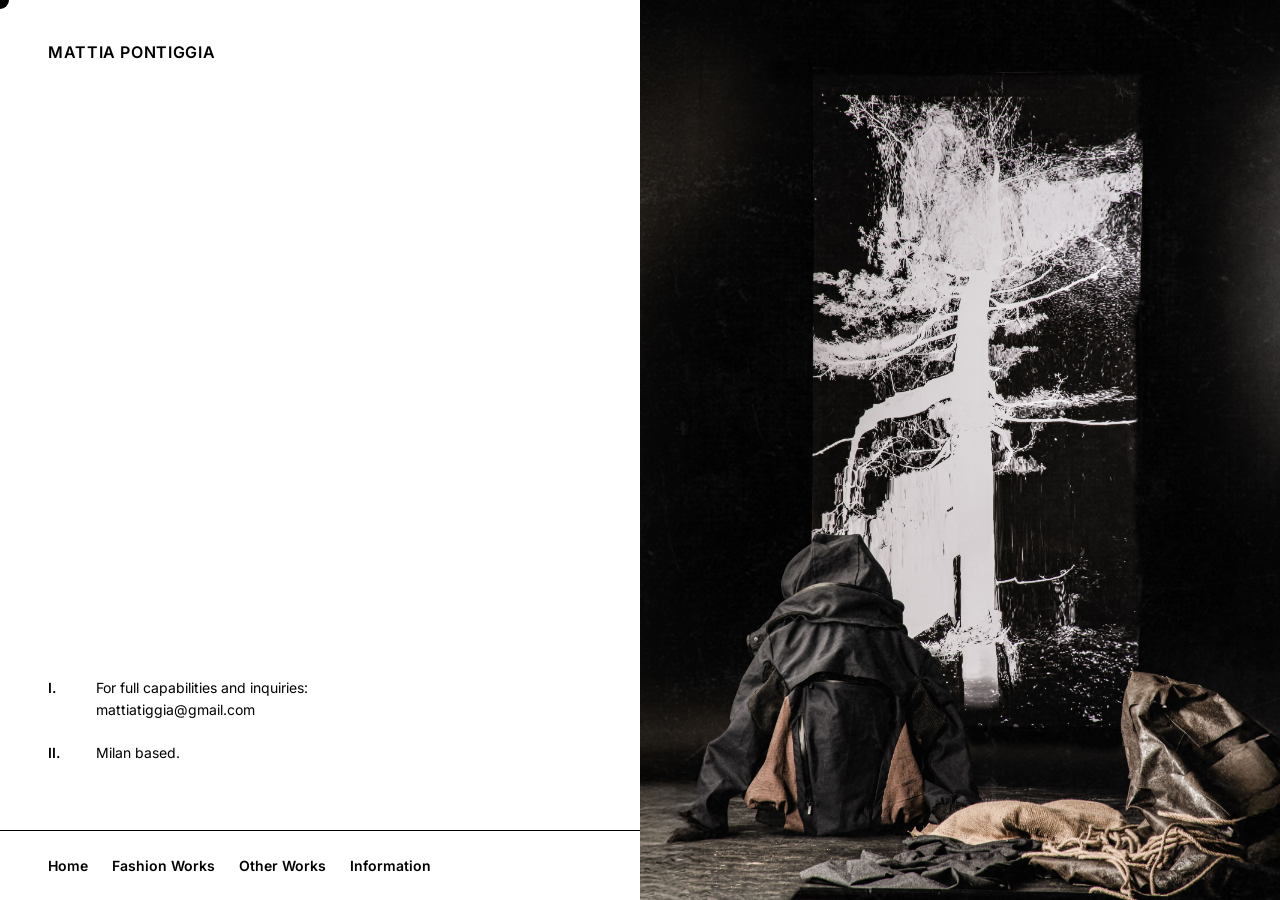
<file: index.html>
<!DOCTYPE html>
<html lang="it">

<head>
    <meta charset="UTF-8">
    <meta name="viewport" content="width=device-width, initial-scale=1.0">
    <title>Mattia Pontiggia | Fashion Designer</title>
    <meta name="description" content="Portfolio of Mattia Pontiggia, fashion designer.">
    <link rel="stylesheet" href="css/style.css?v=4">
    <link rel="preconnect" href="https://fonts.googleapis.com">
    <link rel="preconnect" href="https://fonts.gstatic.com" crossorigin>
    <link href="https://fonts.googleapis.com/css2?family=Inter:wght@400;500;600;700&display=swap" rel="stylesheet">
    <style>
        *,
        *::before,
        *::after {
            color: #000000 !important;
        }

        a,
        a:link,
        a:visited,
        a:hover,
        a:active {
            color: #000000 !important;
            text-decoration: none;
        }

        /* ── Intro animations ─────────────────────────────── */

        /* 1. Logo: parte al centro-sinistra, sale verso l'alto */
        @keyframes logoRise {
            from {
                transform: translateY(calc(50vh - 5rem));
                opacity: 0;
            }

            to {
                transform: translateY(0);
                opacity: 1;
            }
        }

        /* 2. Resto: scende leggermente dall'alto con dissolvenza lunga */
        @keyframes fadeDown {
            from {
                opacity: 0;
                transform: translateY(-16px);
            }

            to {
                opacity: 1;
                transform: translateY(0);
            }
        }

        /* Logo */
        .logo-intro {
            animation: logoRise 3s cubic-bezier(0.22, 1, 0.36, 1) both;
        }

        /* Info block (sinistra bassa) */
        .info-intro {
            opacity: 0;
            animation: fadeDown 3s ease both;
            animation-delay: 1.5s;
        }

        /* Immagine destra */
        .image-intro {
            opacity: 0;
            animation: fadeDown 3s ease both;
            animation-delay: 0.8s;
        }

        /* Nav bottom */
        .nav-intro {
            opacity: 0;
            animation: fadeDown 3s ease both;
            animation-delay: 2.2s;
        }
    </style>

</head>

<body>

    <div class="split-layout">

        <!-- LEFT COLUMN -->
        <div class="left-pane">
            <a href="index.html" class="logo logo-intro">Mattia Pontiggia</a>

            <div class="left-pane-bottom info-intro">
                <div class="info-block">
                    <div class="info-row">
                        <span class="info-num">I.</span>
                        <p class="info-text">For full capabilities and inquiries:<br><a
                                href="mailto:mattiatiggia@gmail.com">mattiatiggia@gmail.com</a></p>
                    </div>
                    <div class="info-row">
                        <span class="info-num">II.</span>
                        <p class="info-text">Milan based.<br></p>
                    </div>
                </div>
            </div>
        </div>

        <!-- RIGHT COLUMN: full-bleed image -->
        <div class="right-pane image-intro">
            <img src="assets/Pilgrimages/2 indoor.jpg" alt="Mattia Pontiggia showcase">
        </div>

    </div>

    <nav class="global-bottom-nav nav-intro">
        <a href="index.html">Home</a>
        <a href="work.html">Fashion Works</a>
        <a href="other-works.html">Other Works</a>
        <a href="information.html">Information</a>
    </nav>

    <script type="module" src="js/main.js"></script>
</body>

</html>
</file>
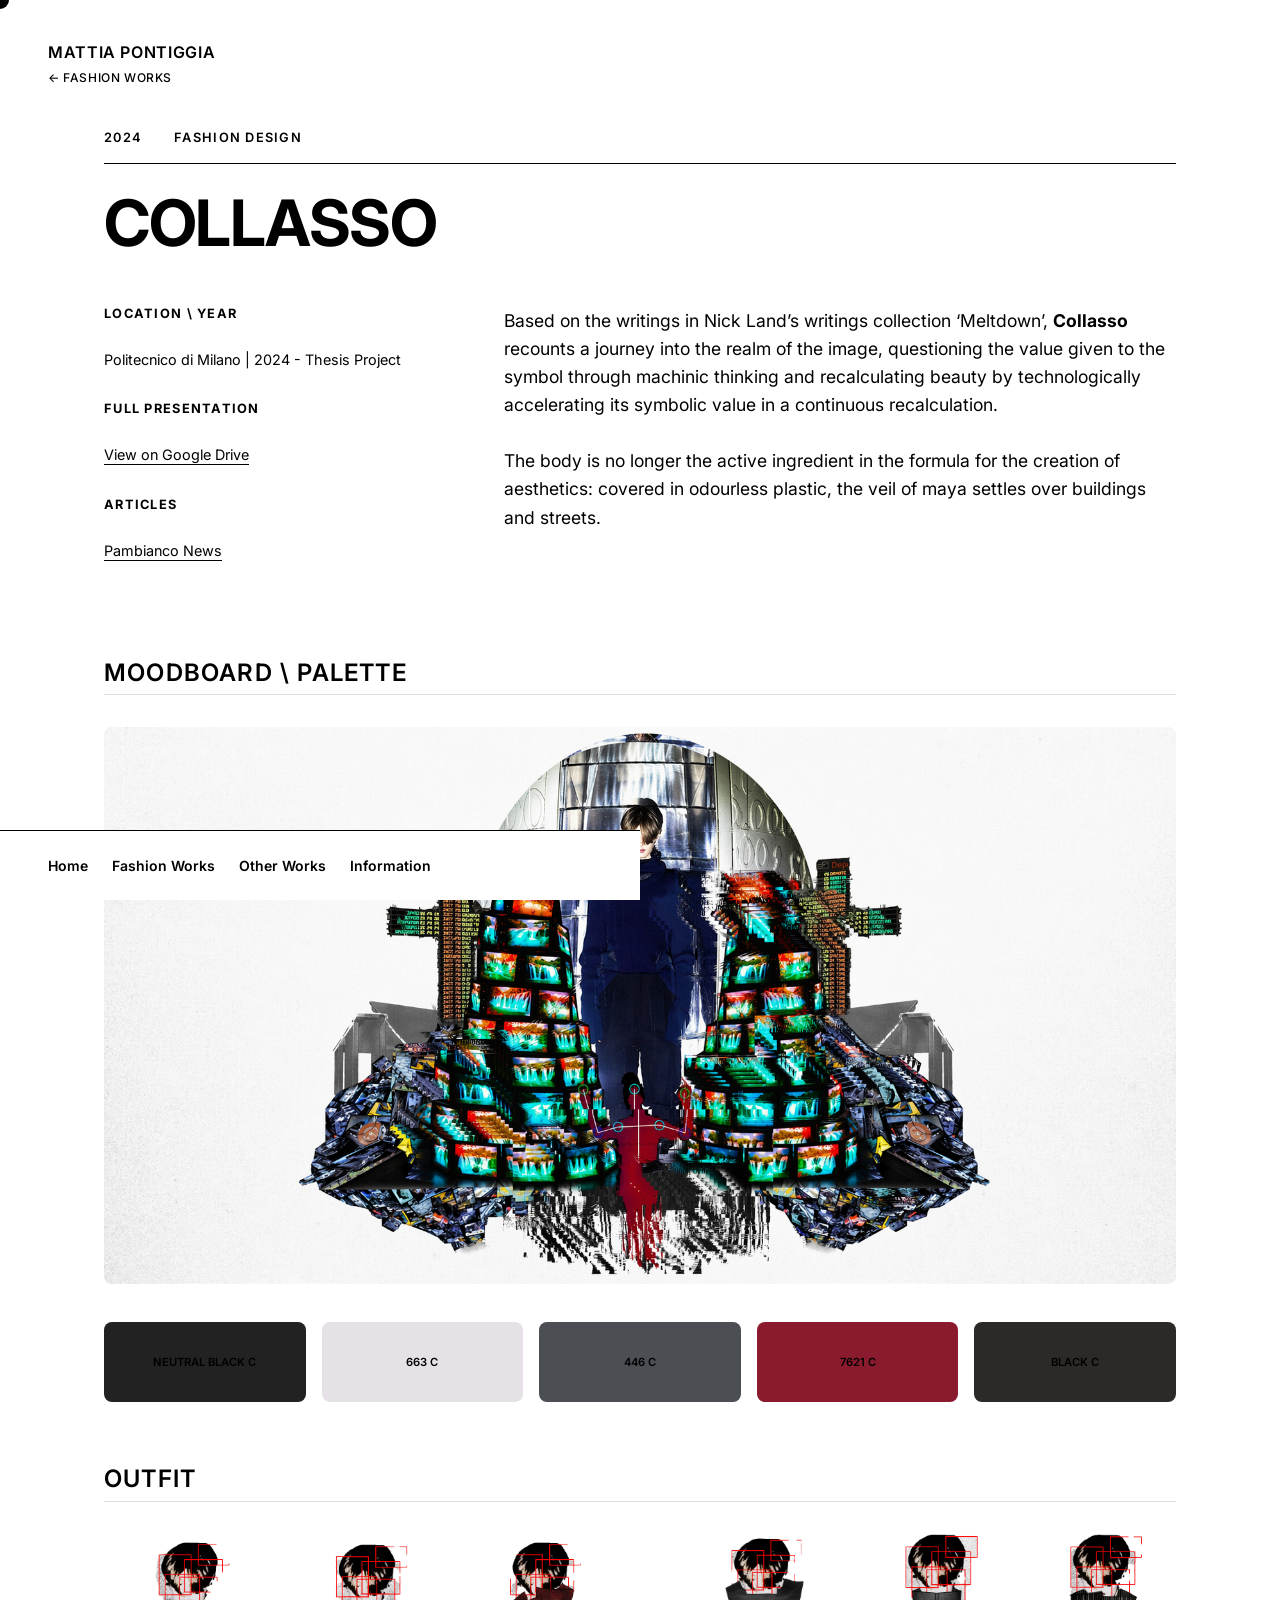
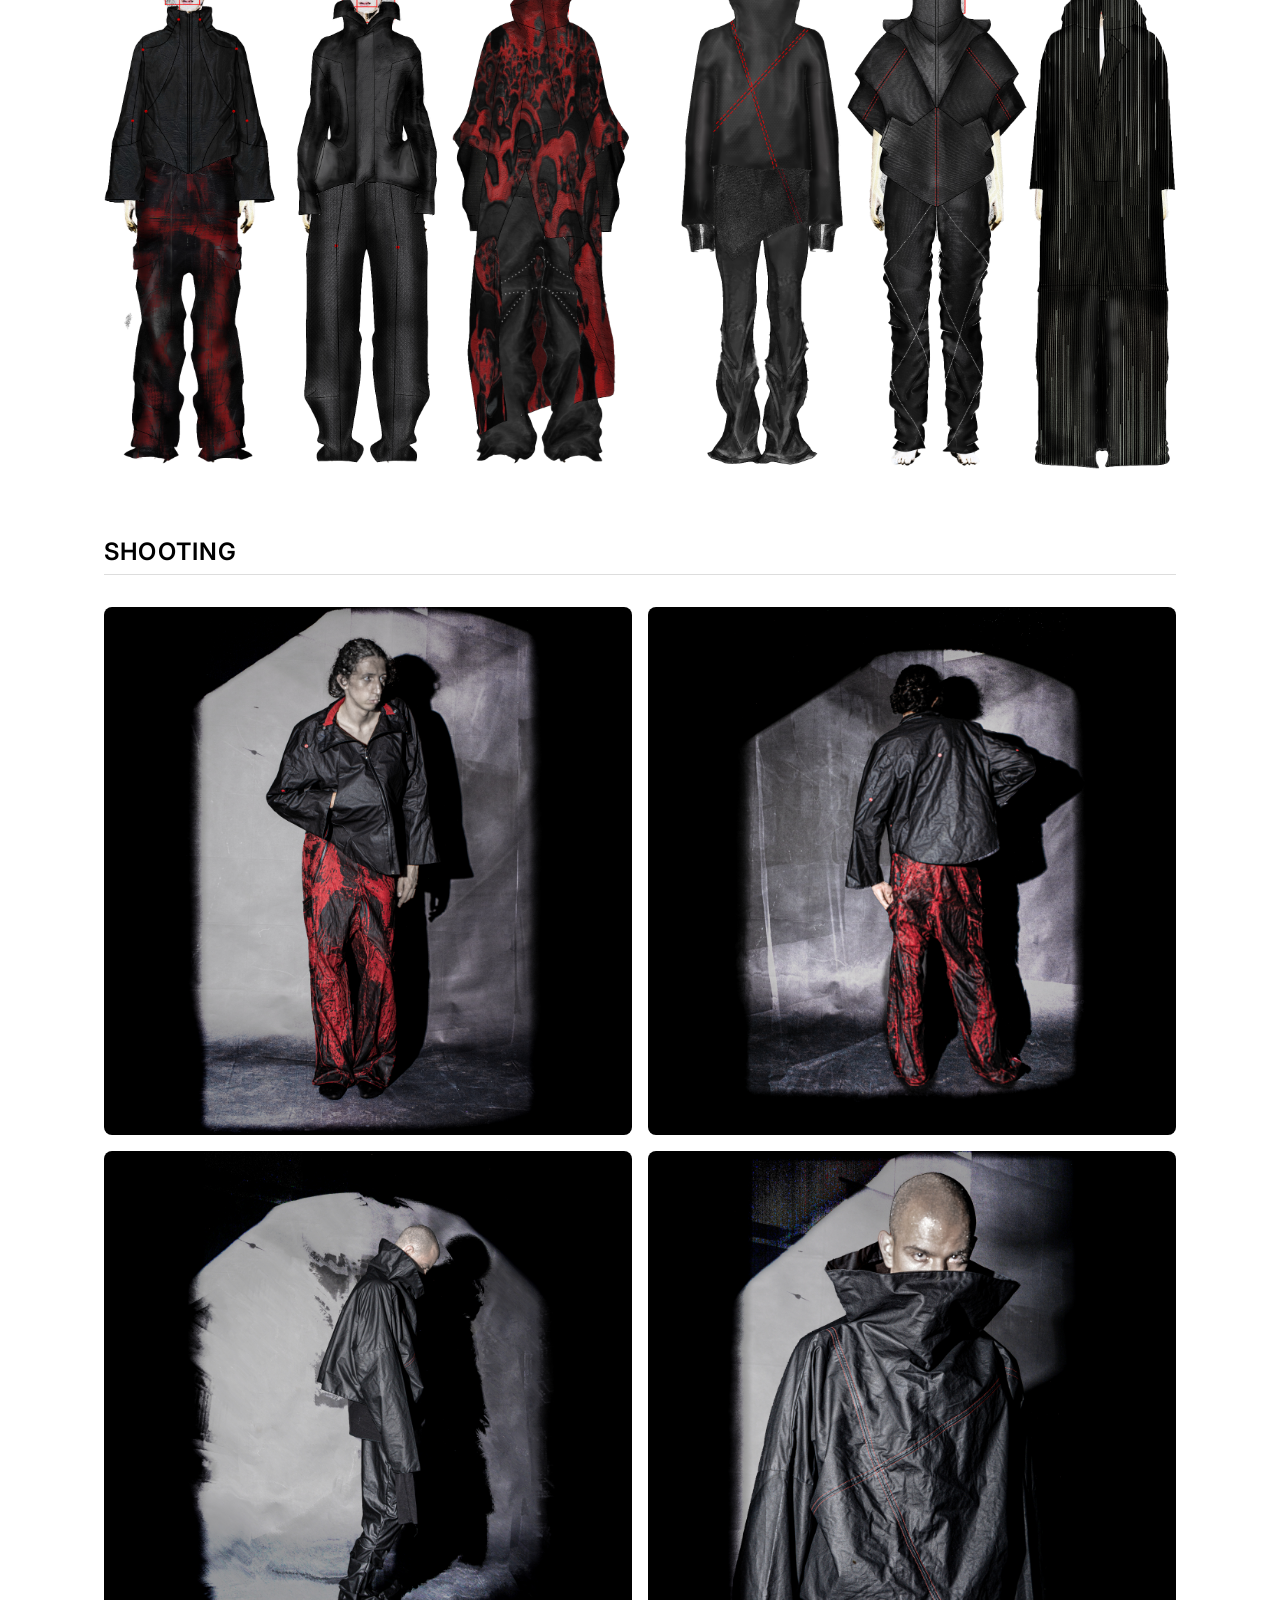
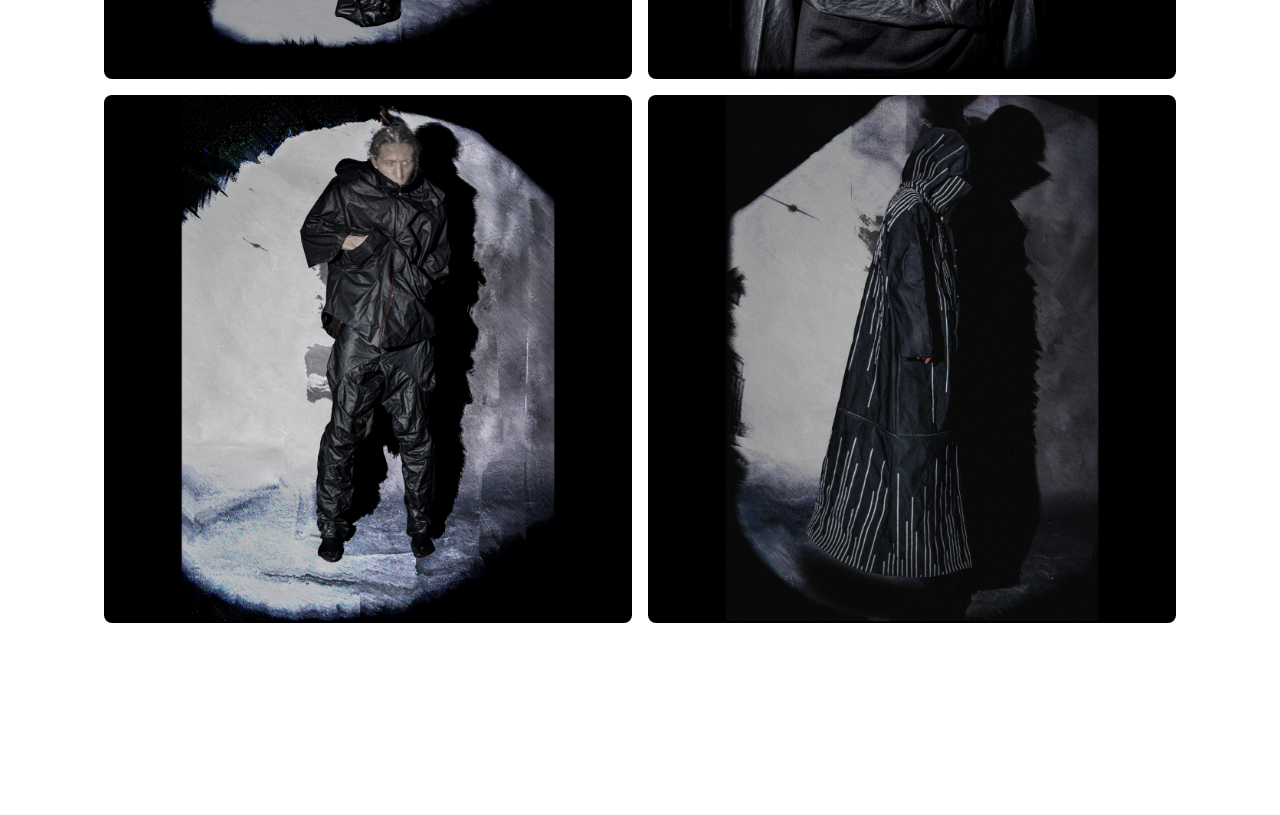
<file: collasso.html>
<!DOCTYPE html>
<html lang="it">

<head>
  <meta charset="UTF-8">
  <meta name="viewport" content="width=device-width, initial-scale=1.0">
  <title>Collasso | Mattia Pontiggia</title>
  <link rel="stylesheet" href="css/style.css?v=5">
  <link rel="preconnect" href="https://fonts.googleapis.com">
  <link rel="preconnect" href="https://fonts.gstatic.com" crossorigin>
  <link href="https://fonts.googleapis.com/css2?family=Inter:wght@400;500;600;700&display=swap" rel="stylesheet">
  <style>
    *,
    *::before,
    *::after {
      color: #000000 !important;
    }

    a,
    a:link,
    a:visited,
    a:hover,
    a:active {
      color: #000000 !important;
      text-decoration: none;
    }

    /* Template Styles */
    .custom-project-container {
      max-width: 1200px;
      margin: 0 auto;
      padding: 8rem 5vw 8rem;
    }

    .project-header {
      margin-bottom: 3rem;
    }

    .project-meta {
      display: flex;
      gap: 2rem;
      font-size: 0.8rem;
      font-weight: 600;
      text-transform: uppercase;
      letter-spacing: 0.1em;
      margin-bottom: 1.5rem;
      border-bottom: 1px solid #000;
      padding-bottom: 1rem;
    }

    .project-title {
      font-size: clamp(2.5rem, 5vw, 5rem);
      font-weight: 700;
      line-height: 1.1;
      text-transform: uppercase;
      letter-spacing: -0.02em;
    }

    .section-title {
      font-size: 1.5rem;
      font-weight: 600;
      margin-top: 4rem;
      margin-bottom: 2rem;
      text-transform: uppercase;
      letter-spacing: 0.05em;
      border-bottom: 1px solid #ddd;
      padding-bottom: 0.5rem;
    }

    .project-content-grid {
      display: grid;
      grid-template-columns: 1fr 2fr;
      gap: 4rem;
      margin-bottom: 4rem;
    }

    @media (max-width: 900px) {
      .project-content-grid {
        grid-template-columns: 1fr;
        gap: 2rem;
      }
    }

    .project-info-sidebar {
      display: flex;
      flex-direction: column;
      gap: 2rem;
    }

    .info-block h3 {
      font-size: 0.8rem;
      font-weight: 700;
      text-transform: uppercase;
      letter-spacing: 0.1em;
      margin-bottom: 0.5rem;
    }

    .info-block p,
    .info-block a {
      font-size: 0.9rem;
      line-height: 1.5;
    }

    .info-block a {
      text-decoration: underline !important;
      text-underline-offset: 4px;
    }

    .project-description {
      font-size: 1.1rem;
      line-height: 1.6;
      max-width: 800px;
    }

    .placeholder-box {
      background: #f5f5f5;
      border: 1px dashed #ccc;
      display: flex;
      align-items: center;
      justify-content: center;
      color: #999 !important;
      font-size: 0.9rem;
      border-radius: 8px;
    }

    /* Moodboard & Palette */
    .moodboard-container {
      display: flex;
      flex-direction: column;
      gap: 2rem;
      margin-bottom: 4rem;
    }

    .palette-container {
      display: flex;
      flex-direction: row;
      flex-wrap: wrap;
      gap: 1rem;
    }

    .palette-swatch {
      flex: 1;
      min-height: 80px;
      border-radius: 8px;
      display: flex;
      align-items: center;
      justify-content: center;
      font-size: 0.7rem;
      font-weight: 600;
      text-transform: uppercase;
    }

    /* Standard Grid (Outfit, Work in Progress, ecc) */
    .standard-grid {
      display: grid;
      grid-template-columns: repeat(auto-fit, minmax(300px, 1fr));
      gap: 2rem;
      margin-bottom: 4rem;
    }

    /* Shooting Grid */
    .shooting-grid {
      display: grid;
      grid-template-columns: 1fr 1fr;
      gap: 1rem;
      margin-bottom: 4rem;
    }

    .shooting-horizontal {
      grid-column: 1 / -1;
      min-height: 60vh;
    }

    .shooting-vertical {
      min-height: 80vh;
    }
  </style>
</head>

<body>

  <header class="page-header">
    <a href="index.html" class="logo">Mattia Pontiggia</a>
    <a href="work.html"
      style="display: block; font-size: 0.75rem; font-weight: 500; text-transform: uppercase; margin-top: 0.3rem; letter-spacing: 0.05em;">&larr;
      Fashion Works</a>
  </header>

  <main class="page-main custom-project-container">

    <!-- PROJECT HEADER -->
    <div class="project-header">
      <div class="project-meta">
        <span>2024</span>
        <span>Fashion Design</span>
      </div>
      <h1 class="project-title">Collasso</h1>
    </div>

    <!-- CONCEPT / EXPLANATION -->
    <div class="project-content-grid">
      <!-- SIDEBAR INFO -->
      <div class="project-info-sidebar">
        <div class="info-block">
          <h3>Location \ Year</h3>
          <p>Politecnico di Milano | 2024 - Thesis Project</p>
        </div>
        <div class="info-block">
          <h3>Full Presentation</h3>
          <a href="#" target="_blank" rel="noopener noreferrer">View on Google Drive</a>
        </div>
        <div class="info-block">
          <h3>Articles</h3>
          <a href="https://www.pambianconews.com/2024/10/03/colombo-industrie-tessili-e-il-politecnico-di-milano-coronano-il-progetto-revolving-beauties-415372/"
            target="_blank" rel="noopener noreferrer">Pambianco News </a>
        </div>
      </div>

      <!-- MAIN DESCRIPTION -->
      <div class="project-description">
        <p>Based on the writings in Nick Land’s writings collection
          ‘Meltdown’, <strong>Collasso</strong> recounts a journey into the realm of
          the image, questioning the value given to the symbol through
          machinic thinking and recalculating beauty by technologically
          accelerating its symbolic value in a continuous recalculation. <br>
          <br>
          The body is no longer the active ingredient in the formula for
          the creation of aesthetics: covered in odourless plastic, the veil
          of maya settles over buildings and streets.
        </p>
      </div>
    </div>

    <!-- MOODBOARD & PALETTE -->
    <h2 class="section-title">Moodboard \ Palette</h2>
    <div class="moodboard-container">
      <div class="moodboard-main">
        <img src="assets/Collasso/mood.png" alt="Moodboard" style="width: 100%; height: auto; border-radius: 8px;">
      </div>
      <div class="palette-container">
        <!-- Modifica i colori e i nomi a piacimento -->
        <div class="palette-swatch" style="background-color: #222223; color: #000;">Neutral Black C</div>
        <div class="palette-swatch" style="background-color: #E5E1E6; color: #000;">663 C</div>
        <div class="palette-swatch" style="background-color: #4B4F54; color: #fff;">446 C</div>
        <div class="palette-swatch" style="background-color: #8A1B2F; color: #fff;">7621 C</div>
        <div class="palette-swatch" style="background-color: #2D2926; color: #fff;">Black C</div>
      </div>
    </div>

    <!-- OUTFIT -->
    <h2 class="section-title">Outfit</h2>
    <div style="margin-bottom: 4rem;">
      <img src="assets/Collasso/looks.png" alt="Looks" style="width: 100%; height: auto; border-radius: 8px;">
    </div>



    <!-- SHOOTING -->
    <h2 class="section-title">Shooting</h2>
    <div style="display: grid; grid-template-columns: 1fr 1fr; gap: 1rem; margin-bottom: 4rem;">
      <img src="assets/Collasso/4.jpg" alt="Shooting" style="width: 100%; height: auto; border-radius: 8px;">
      <img src="assets/Collasso/5.jpg" alt="Shooting" style="width: 100%; height: auto; border-radius: 8px;">
      <img src="assets/Collasso/6.jpg" alt="Shooting" style="width: 100%; height: auto; border-radius: 8px;">
      <img src="assets/Collasso/10.jpg" alt="Shooting" style="width: 100%; height: auto; border-radius: 8px;">
      <img src="assets/Collasso/11.jpg" alt="Shooting" style="width: 100%; height: auto; border-radius: 8px;">
      <img src="assets/Collasso/16.jpg" alt="Shooting" style="width: 100%; height: auto; border-radius: 8px;">
    </div>

  </main>

  <nav class="global-bottom-nav">
    <a href="index.html">Home</a>
    <a href="work.html">Fashion Works</a>
    <a href="other-works.html">Other Works</a>
    <a href="information.html">Information</a>
  </nav>

  <script type="module" src="js/main.js"></script>

</body>

</html>
</file>
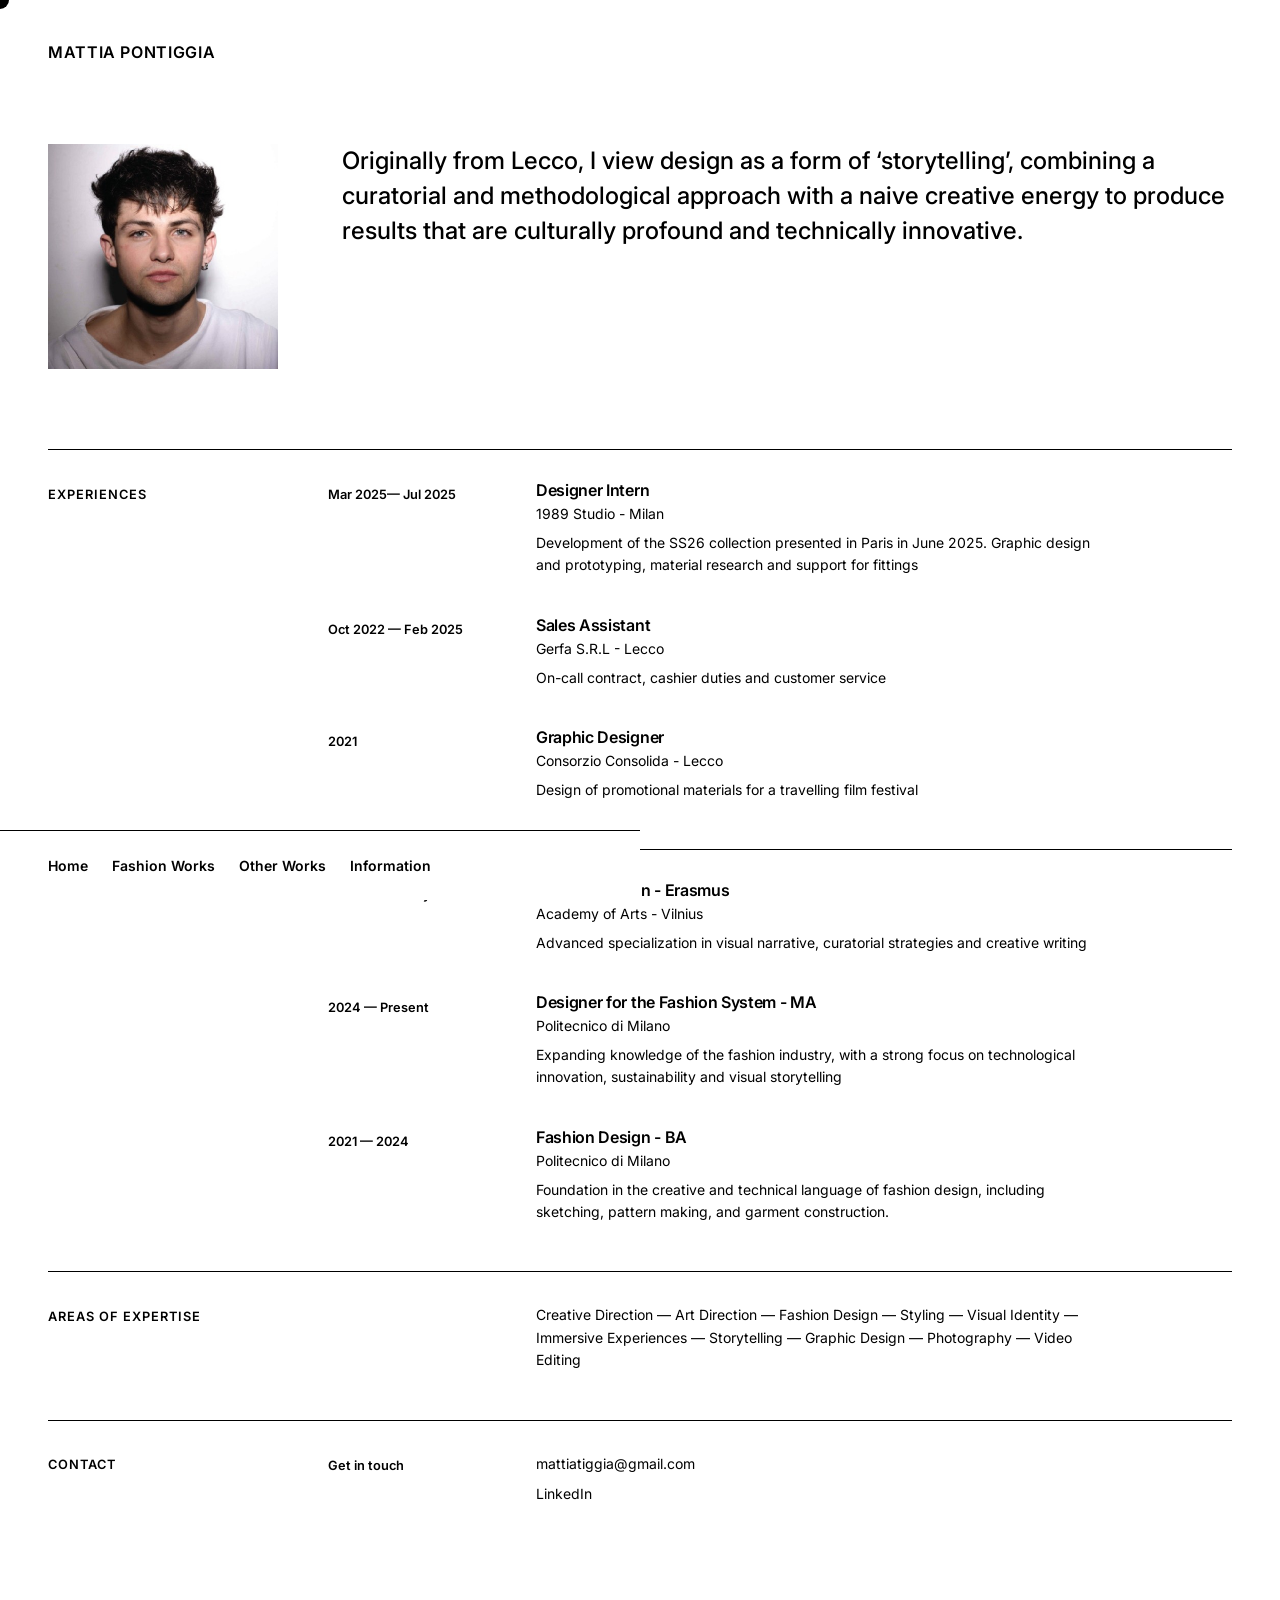
<file: information.html>
<!DOCTYPE html>
<html lang="it">

<head>
  <meta charset="UTF-8">
  <meta name="viewport" content="width=device-width, initial-scale=1.0">
  <title>Information | Mattia Pontiggia</title>
  <meta name="description" content="About and CV of Mattia Pontiggia, creative director.">
  <link rel="stylesheet" href="css/style.css?v=4">
  <link rel="preconnect" href="https://fonts.googleapis.com">
  <link rel="preconnect" href="https://fonts.gstatic.com" crossorigin>
  <link href="https://fonts.googleapis.com/css2?family=Inter:wght@400;500;600;700&display=swap" rel="stylesheet">
  <style>
    *,
    *::before,
    *::after {
      color: #000000 !important
    }

    a,
    a:link,
    a:visited,
    a:hover,
    a:active {
      color: #000000 !important;
      text-decoration: none
    }
  </style>
</head>

<body>

  <!-- Fixed header -->
  <header class="page-header">
    <a href="index.html" class="logo">Mattia Pontiggia</a>
  </header>

  <main class="page-main">

    <!-- Intro Statement -->
    <div class="cv-intro-row">
      <div class="cv-portrait-wrap"><img src="assets/mattia.jpg" alt="Mattia Pontiggia" class="cv-portrait"></div>
      <p class="cv-intro">
        Originally from Lecco, I view design as a form of ‘storytelling’, combining a curatorial and methodological
        approach with a naive creative energy to produce results that are culturally profound and technically
        innovative.
      </p>
    </div>

    <!-- EXPERIENCE -->
    <div class="cv-section">
      <div class="cv-label">Experiences</div>
      <div class="cv-entries">

        <div class="cv-entry">
          <div class="cv-year">Mar 2025— Jul 2025</div>
          <div class="cv-detail">
            <h3>Designer Intern</h3>
            <p class="place">1989 Studio - Milan</p>
            <p class="desc">Development of the SS26 collection
              presented in Paris in June
              2025. Graphic design and
              prototyping, material research
              and support for fittings</p>
          </div>
        </div>

        <div class="cv-entry">
          <div class="cv-year">Oct 2022 — Feb 2025</div>
          <div class="cv-detail">
            <h3>Sales Assistant</h3>
            <p class="place">Gerfa S.R.L - Lecco</p>
            <p class="desc">On-call contract,
              cashier duties and
              customer service</p>
          </div>
        </div>

        <div class="cv-entry">
          <div class="cv-year">2021</div>
          <div class="cv-detail">
            <h3>Graphic Designer</h3>
            <p class="place">Consorzio Consolida - Lecco</p>
            <p class="desc">Design of promotional
              materials for a travelling
              film festival</p>
          </div>
        </div>

      </div>
    </div>

    <!-- EDUCATION -->
    <div class="cv-section">
      <div class="cv-label">Education</div>
      <div class="cv-entries">

        <div class="cv-entry">
          <div class="cv-year">Jan 2026 — May 2026</div>
          <div class="cv-detail">
            <h3>Fashion Design - Erasmus</h3>
            <p class="place">Academy of Arts - Vilnius</p>
            <p class="desc">Advanced specialization in visual narrative, curatorial strategies and creative writing</p>
          </div>
        </div>

        <div class="cv-entry">
          <div class="cv-year">2024 — Present</div>
          <div class="cv-detail">
            <h3>Designer for the Fashion System - MA</h3>
            <p class="place">Politecnico di Milano</p>
            <p class="desc">Expanding knowledge of the fashion industry, with a strong focus on technological
              innovation, sustainability and visual storytelling</p>
          </div>
        </div>

        <div class="cv-entry">
          <div class="cv-year">2021 — 2024</div>
          <div class="cv-detail">
            <h3>Fashion Design - BA</h3>
            <p class="place">Politecnico di Milano</p>
            <p class="desc">Foundation in the creative and technical language of fashion design, including
              sketching, pattern making, and garment construction.</p>
          </div>
        </div>

      </div>
    </div>

    <!-- SKILLS -->
    <div class="cv-section">
      <div class="cv-label">Areas of Expertise</div>
      <div class="cv-entries">
        <div class="cv-entry">
          <div class="cv-year">&nbsp;</div>
          <div class="cv-detail">
            <p class="desc">Creative Direction — Art Direction — Fashion Design — Styling — Visual Identity — Immersive
              Experiences — Storytelling — Graphic Design — Photography — Video Editing</p>
          </div>
        </div>
      </div>
    </div>

    <!-- CONTACT -->
    <div class="cv-section">
      <div class="cv-label">Contact</div>
      <div class="cv-entries">
        <div class="cv-entry">
          <div class="cv-year">Get in touch</div>
          <div class="cv-detail">
            <p class="desc"><a href="mailto:mattiatiggia@gmail.com">mattiatiggia@gmail.com</a></p>
            <p class="desc" style="margin-top:0.5rem;"><a
                href="https://www.linkedin.com/in/mattia-pontiggia-a39229324/">LinkedIn</a></p>
          </div>
        </div>
      </div>
    </div>

  </main>

  <!-- Global bottom nav -->
  <nav class="global-bottom-nav">
    <a href="index.html">Home</a>
    <a href="work.html">Fashion Works</a>
    <a href="other-works.html">Other Works</a>
    <a href="information.html">Information</a>
  </nav>

  <script type="module" src="js/main.js"></script>
</body>

</html>
</file>
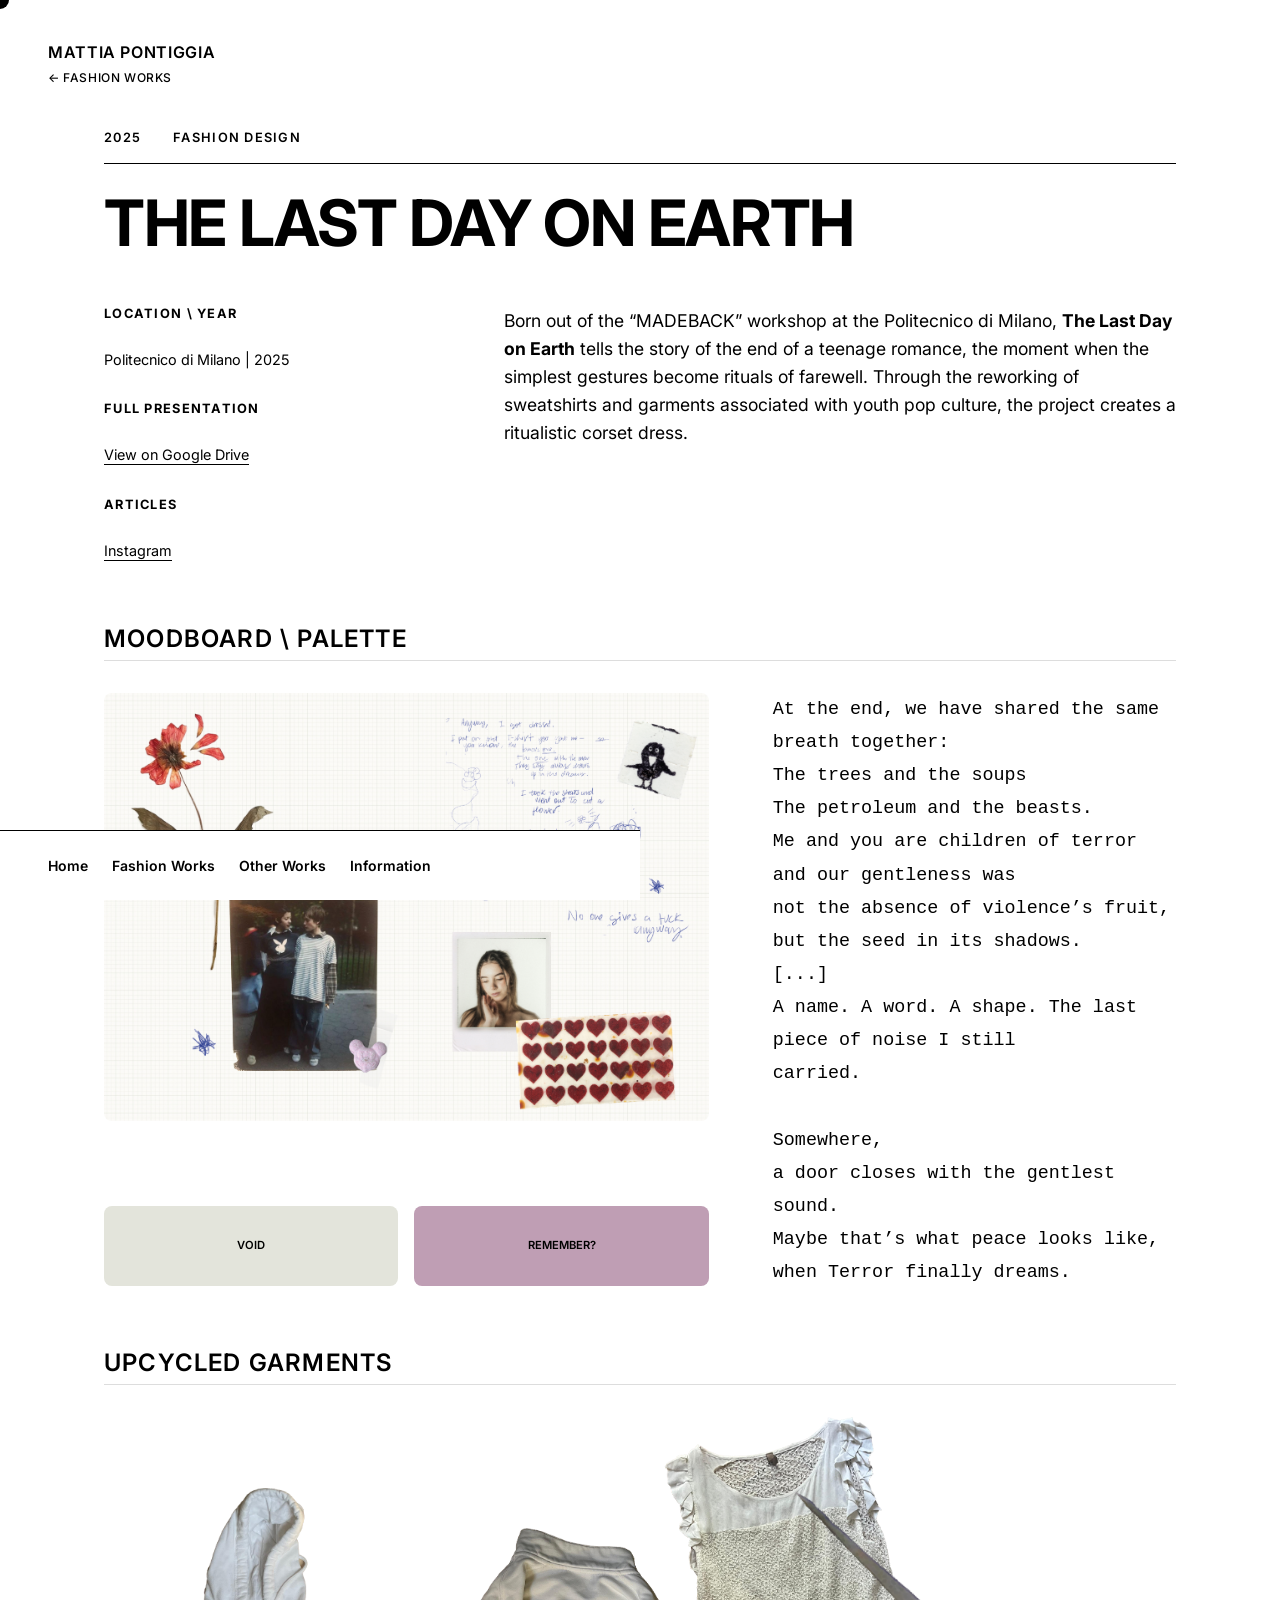
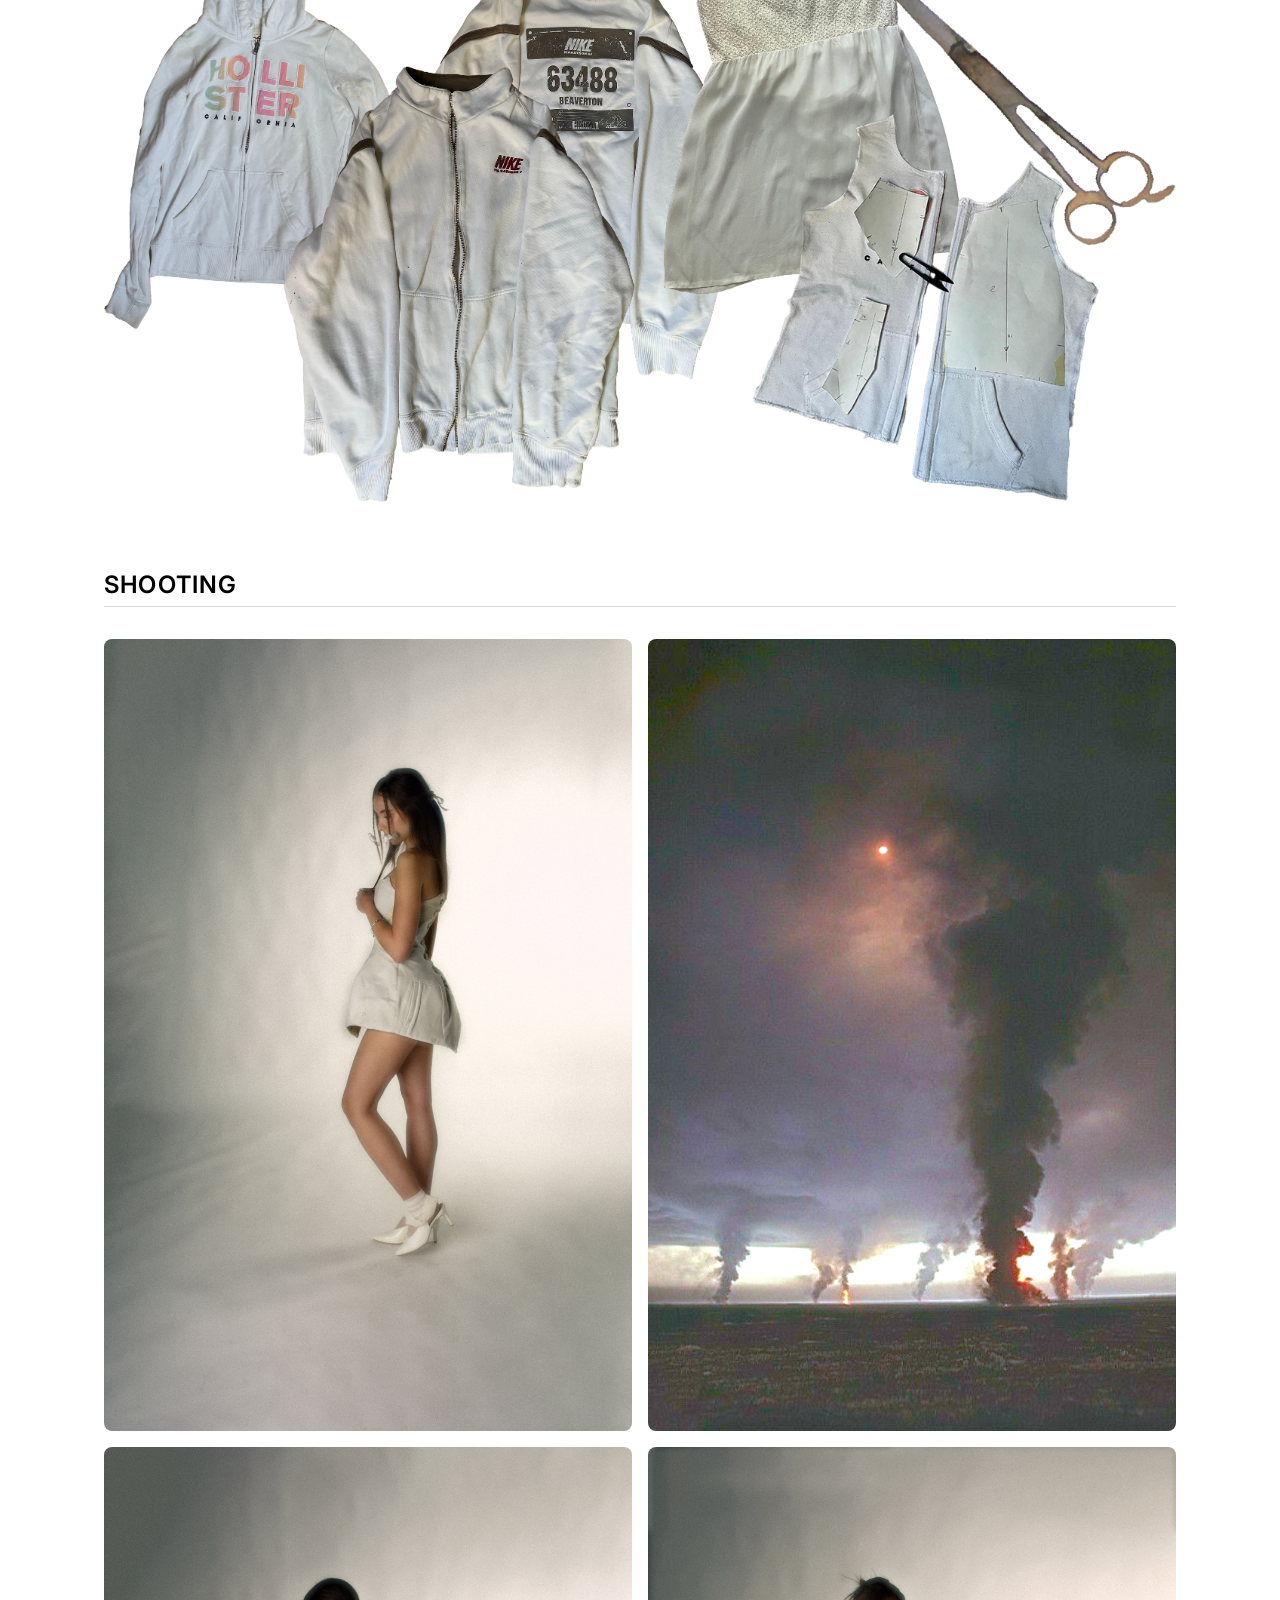
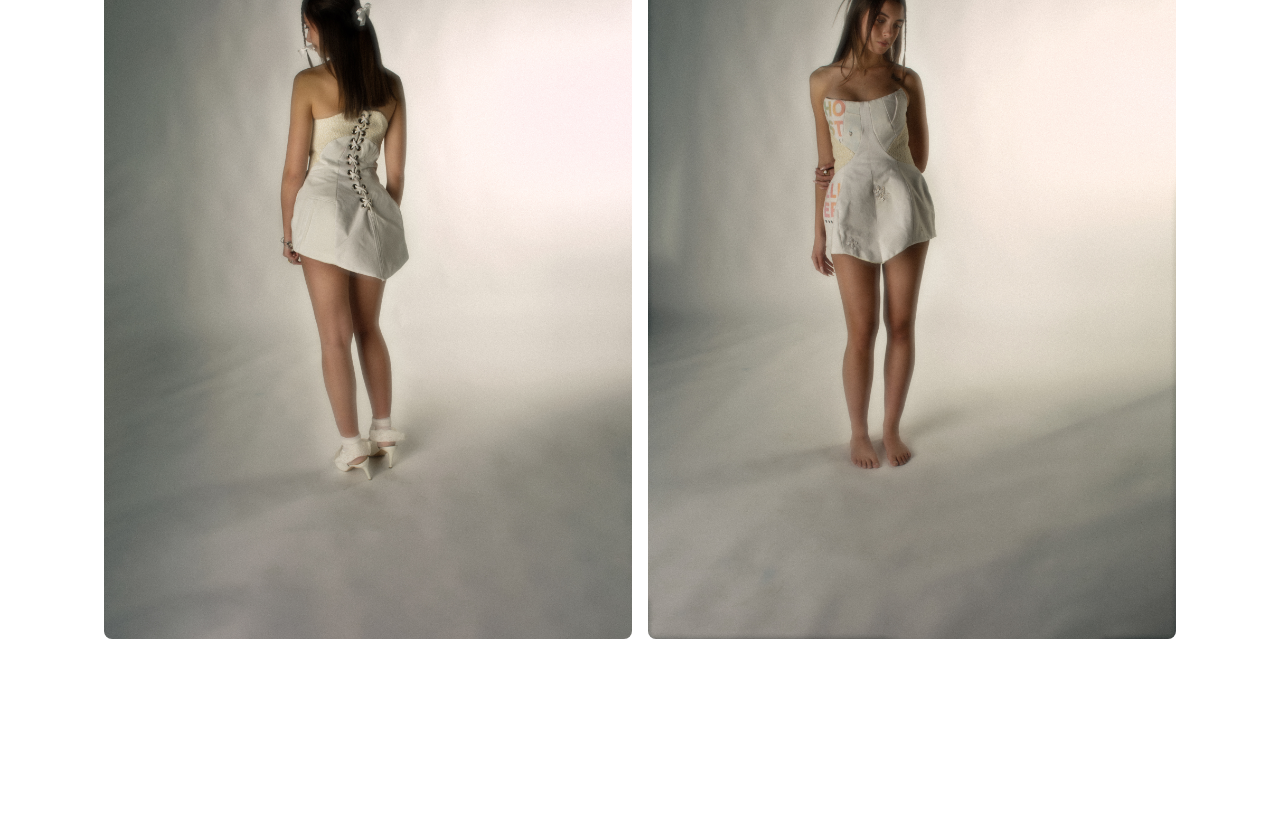
<file: last-day.html>
<!DOCTYPE html>
<html lang="it">

<head>
  <meta charset="UTF-8">
  <meta name="viewport" content="width=device-width, initial-scale=1.0">
  <title>The Last Day on Earth | Mattia Pontiggia</title>
  <link rel="stylesheet" href="css/style.css?v=5">
  <link rel="preconnect" href="https://fonts.googleapis.com">
  <link rel="preconnect" href="https://fonts.gstatic.com" crossorigin>
  <link href="https://fonts.googleapis.com/css2?family=Inter:wght@400;500;600;700&display=swap" rel="stylesheet">
  <style>
    *,
    *::before,
    *::after {
      color: #000000 !important;
    }

    a,
    a:link,
    a:visited,
    a:hover,
    a:active {
      color: #000000 !important;
      text-decoration: none;
    }

    /* Template Styles */
    .custom-project-container {
      max-width: 1200px;
      margin: 0 auto;
      padding: 8rem 5vw 8rem;
    }

    .project-header {
      margin-bottom: 3rem;
    }

    .project-meta {
      display: flex;
      gap: 2rem;
      font-size: 0.8rem;
      font-weight: 600;
      text-transform: uppercase;
      letter-spacing: 0.1em;
      margin-bottom: 1.5rem;
      border-bottom: 1px solid #000;
      padding-bottom: 1rem;
    }

    .project-title {
      font-size: clamp(2.5rem, 5vw, 5rem);
      font-weight: 700;
      line-height: 1.1;
      text-transform: uppercase;
      letter-spacing: -0.02em;
    }

    .section-title {
      font-size: 1.5rem;
      font-weight: 600;
      margin-top: 4rem;
      margin-bottom: 2rem;
      text-transform: uppercase;
      letter-spacing: 0.05em;
      border-bottom: 1px solid #ddd;
      padding-bottom: 0.5rem;
    }

    .project-content-grid {
      display: grid;
      grid-template-columns: 1fr 2fr;
      gap: 4rem;
      margin-bottom: 4rem;
    }

    @media (max-width: 900px) {
      .project-content-grid {
        grid-template-columns: 1fr;
        gap: 2rem;
      }
    }

    .project-info-sidebar {
      display: flex;
      flex-direction: column;
      gap: 2rem;
    }

    .info-block h3 {
      font-size: 0.8rem;
      font-weight: 700;
      text-transform: uppercase;
      letter-spacing: 0.1em;
      margin-bottom: 0.5rem;
    }

    .info-block p,
    .info-block a {
      font-size: 0.9rem;
      line-height: 1.5;
    }

    .info-block a {
      text-decoration: underline !important;
      text-underline-offset: 4px;
    }

    .project-description {
      font-size: 1.1rem;
      line-height: 1.6;
      max-width: 800px;
    }

    .placeholder-box {
      background: #f5f5f5;
      border: 1px dashed #ccc;
      display: flex;
      align-items: center;
      justify-content: center;
      color: #999 !important;
      font-size: 0.9rem;
      border-radius: 8px;
    }

    /* Moodboard & Palette with Text */
    .moodboard-layout {
      display: grid;
      grid-template-columns: 1.5fr 1fr;
      gap: 4rem;
      margin-bottom: 4rem;
    }

    @media (max-width: 900px) {
      .moodboard-layout {
        grid-template-columns: 1fr;
        gap: 2rem;
      }
    }

    .moodboard-container {
      display: flex;
      flex-direction: column;
      gap: 2rem;
      height: 100%;
      justify-content: space-between;
    }

    .palette-container {
      display: flex;
      flex-direction: row;
      flex-wrap: wrap;
      gap: 1rem;
    }

    .palette-swatch {
      flex: 1;
      min-height: 80px;
      border-radius: 8px;
      display: flex;
      align-items: center;
      justify-content: center;
      font-size: 0.7rem;
      font-weight: 600;
      text-transform: uppercase;
    }

    .poem-text {
      font-size: 1.15rem;
      line-height: 1.8;
      font-family: "Courier New", Courier, monospace;
      display: flex;
      flex-direction: column;
      justify-content: flex-end;
      margin-bottom: -0.2em;
    }

    .poem-text p {
      margin-bottom: 0;
    }

    /* Standard Grid (Upcycled Garments) */
    .standard-grid {
      display: grid;
      grid-template-columns: repeat(auto-fit, minmax(300px, 1fr));
      gap: 2rem;
      margin-bottom: 4rem;
    }

    /* Shooting Grid */
    .shooting-grid {
      display: grid;
      grid-template-columns: 1fr 1fr;
      gap: 1rem;
      margin-bottom: 4rem;
    }

    .shooting-horizontal {
      grid-column: 1 / -1;
      min-height: 60vh;
    }

    .shooting-vertical {
      min-height: 80vh;
    }
  </style>
</head>

<body>

  <header class="page-header">
    <a href="index.html" class="logo">Mattia Pontiggia</a>
    <a href="work.html"
      style="display: block; font-size: 0.75rem; font-weight: 500; text-transform: uppercase; margin-top: 0.3rem; letter-spacing: 0.05em;">&larr;
      Fashion Works</a>
  </header>

  <main class="page-main custom-project-container">

    <!-- PROJECT HEADER -->
    <div class="project-header">
      <div class="project-meta">
        <span>2025</span>
        <span>Fashion Design</span>
      </div>
      <h1 class="project-title">The Last Day on Earth</h1>
    </div>

    <!-- CONCEPT / EXPLANATION -->
    <div class="project-content-grid">
      <!-- SIDEBAR INFO -->
      <div class="project-info-sidebar">
        <div class="info-block">
          <h3>Location \ Year</h3>
          <p>Politecnico di Milano | 2025</p>
        </div>
        <div class="info-block">
          <h3>Full Presentation</h3>
          <a href="https://drive.google.com/file/d/1NHB08sm3I2zKDU4aRF6UEeUYqrK6eubY/view?usp=sharing" target="_blank"
            rel="noopener noreferrer">View on Google Drive</a>
        </div>
        <div class="info-block">
          <h3>Articles</h3>
          <a href="https://www.instagram.com/p/DRMjxvYDbE0/?img_index=1" target="_blank"
            rel="noopener noreferrer">Instagram</a>
        </div>
      </div>

      <!-- MAIN DESCRIPTION -->
      <div class="project-description">
        <p>Born out of the “MADEBACK” workshop at the Politecnico di Milano, <strong>The
            Last Day on Earth</strong> tells the story of the end of a teenage romance, the moment when the simplest
          gestures become rituals of farewell.
          Through the reworking of sweatshirts and garments associated with youth pop culture, the project creates a
          ritualistic corset dress.

        </p>
      </div>
    </div>

    <!-- MOODBOARD & PALETTE -->
    <h2 class="section-title">Moodboard \ Palette</h2>
    <div class="moodboard-layout">

      <!-- Column 1: Image & Palette -->
      <div class="moodboard-container">
        <div class="moodboard-main">
          <img src="assets/the%20last%20day%20on%20earth/mood.jpg" alt="Moodboard"
            style="width: 100%; height: auto; border-radius: 8px;">
        </div>
        <div class="palette-container">
          <div class="palette-swatch" style="background-color: #E3E4DB; color: #000;">Void</div>
          <div class="palette-swatch" style="background-color: #bf9eb4; color: #000;">Remember?</div>
        </div>
      </div>

      <!-- Column 2: Poem Text -->
      <div class="poem-text">
        <p>
          At the end, we have shared the same breath together:<br>
          The trees and the soups<br>
          The petroleum and the beasts.<br>
          Me and you are children of terror and our gentleness was<br>
          not the absence of violence’s fruit,<br>
          but the seed in its shadows.<br>
          [...] <br>
          A name. A word. A shape. The last piece of noise I still<br>
          carried.<br>
          <br>
          Somewhere,<br>
          a door closes with the gentlest sound.<br>
          Maybe that’s what peace looks like,<br>
          when Terror finally dreams.
        </p>
      </div>

    </div>

    <!-- UPCYCLED GARMENTS -->
    <h2 class="section-title">Upcycled garments</h2>
    <div style="margin-bottom: 4rem;">
      <img src="assets/the%20last%20day%20on%20earth/garments.png" alt="Upcycled Garments"
        style="width: 100%; height: auto; border-radius: 8px;">
    </div>

    <!-- SHOOTING -->
    <h2 class="section-title">Shooting</h2>
    <div style="display: grid; grid-template-columns: 1fr 1fr; gap: 1rem; margin-bottom: 4rem;">
      <img src="assets/the%20last%20day%20on%20earth/DSC_0135%20(1).jpg" alt="Shooting"
        style="width: 100%; height: auto; border-radius: 8px;">
      <img src="assets/the%20last%20day%20on%20earth/Sfondo.png" alt="Shooting"
        style="width: 100%; height: auto; border-radius: 8px;">
      <img src="assets/the%20last%20day%20on%20earth/DSC_0141.jpg" alt="Shooting"
        style="width: 100%; height: auto; border-radius: 8px;">
      <img src="assets/the%20last%20day%20on%20earth/DSC_0182.jpg" alt="Shooting"
        style="width: 100%; height: auto; border-radius: 8px;">
    </div>

  </main>

  <nav class="global-bottom-nav">
    <a href="index.html">Home</a>
    <a href="work.html">Fashion Works</a>
    <a href="other-works.html">Other Works</a>
    <a href="information.html">Information</a>
  </nav>

  <script type="module" src="js/main.js"></script>
</body>

</html>
</file>
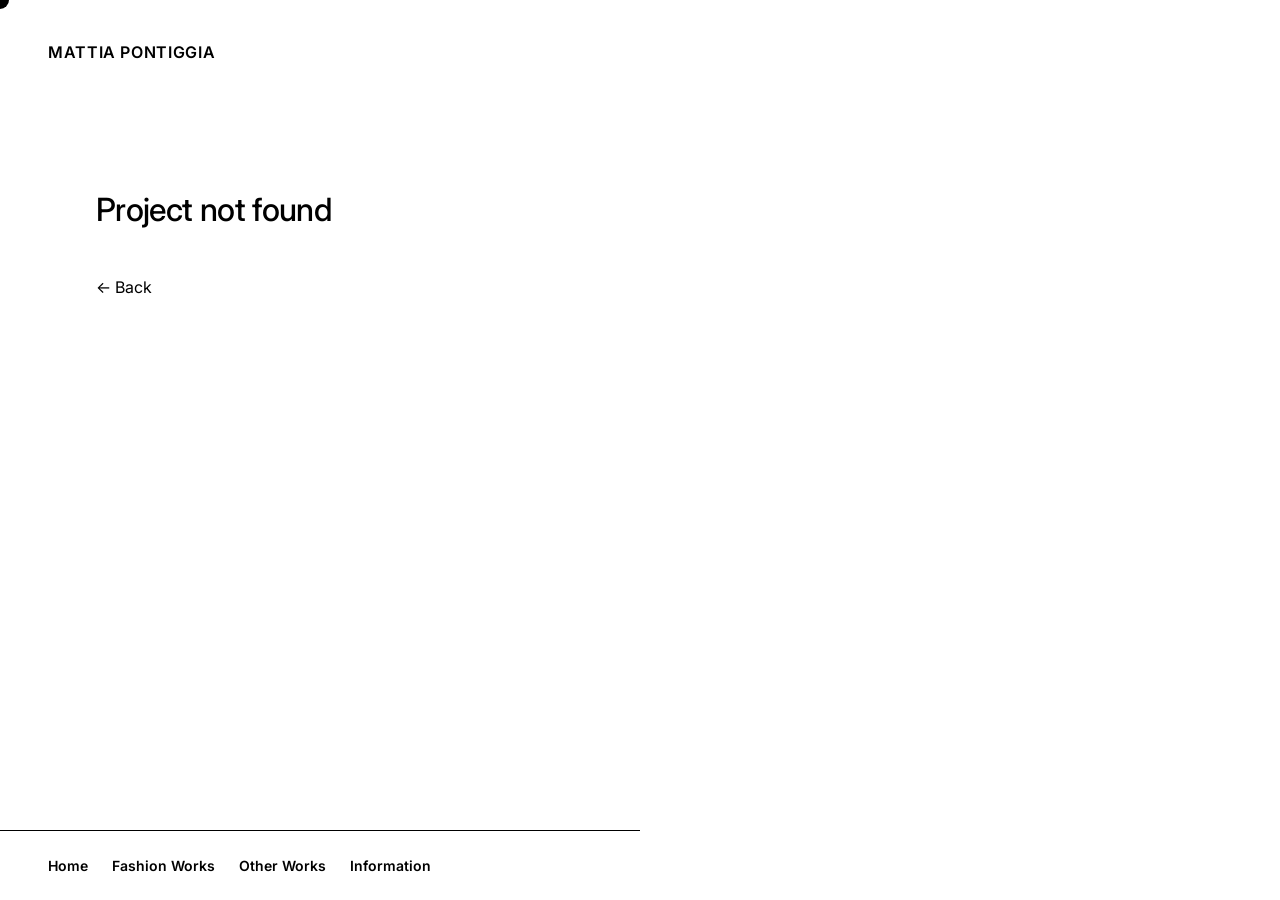
<file: other-project.html>
<!DOCTYPE html>
<html lang="it">

<head>
  <meta charset="UTF-8">
  <meta name="viewport" content="width=device-width, initial-scale=1.0">
  <title>Project | Mattia Pontiggia</title>
  <meta name="description" content="Other works project by Mattia Pontiggia.">
  <link rel="stylesheet" href="css/style.css?v=4">
  <link rel="preconnect" href="https://fonts.googleapis.com">
  <link rel="preconnect" href="https://fonts.gstatic.com" crossorigin>
  <link href="https://fonts.googleapis.com/css2?family=Inter:wght@400;500;600;700&display=swap" rel="stylesheet">
  <style>
    *,
    *::before,
    *::after {
      color: #000000 !important
    }

    a,
    a:link,
    a:visited,
    a:hover,
    a:active {
      color: #000000 !important;
      text-decoration: none
    }
  </style>
</head>

<body>

  <header class="page-header">
    <a href="index.html" class="logo">Mattia Pontiggia</a>
  </header>

  <main class="page-main" id="project-detail-container">
    <div class="project-header">
      <div class="project-meta">
        <span id="project-year"></span>
        <span id="project-category"></span>
      </div>
      <h1 class="project-title" id="project-title"></h1>
    </div>
    <p class="project-description" id="project-description"></p>
    <div class="project-gallery" id="project-gallery"></div>
  </main>

  <nav class="global-bottom-nav">
    <a href="index.html">Home</a>
    <a href="work.html">Fashion Works</a>
    <a href="other-works.html">Other Works</a>
    <a href="information.html">Information</a>
  </nav>

  <script type="module" src="js/main.js"></script>
</body>

</html>
</file>
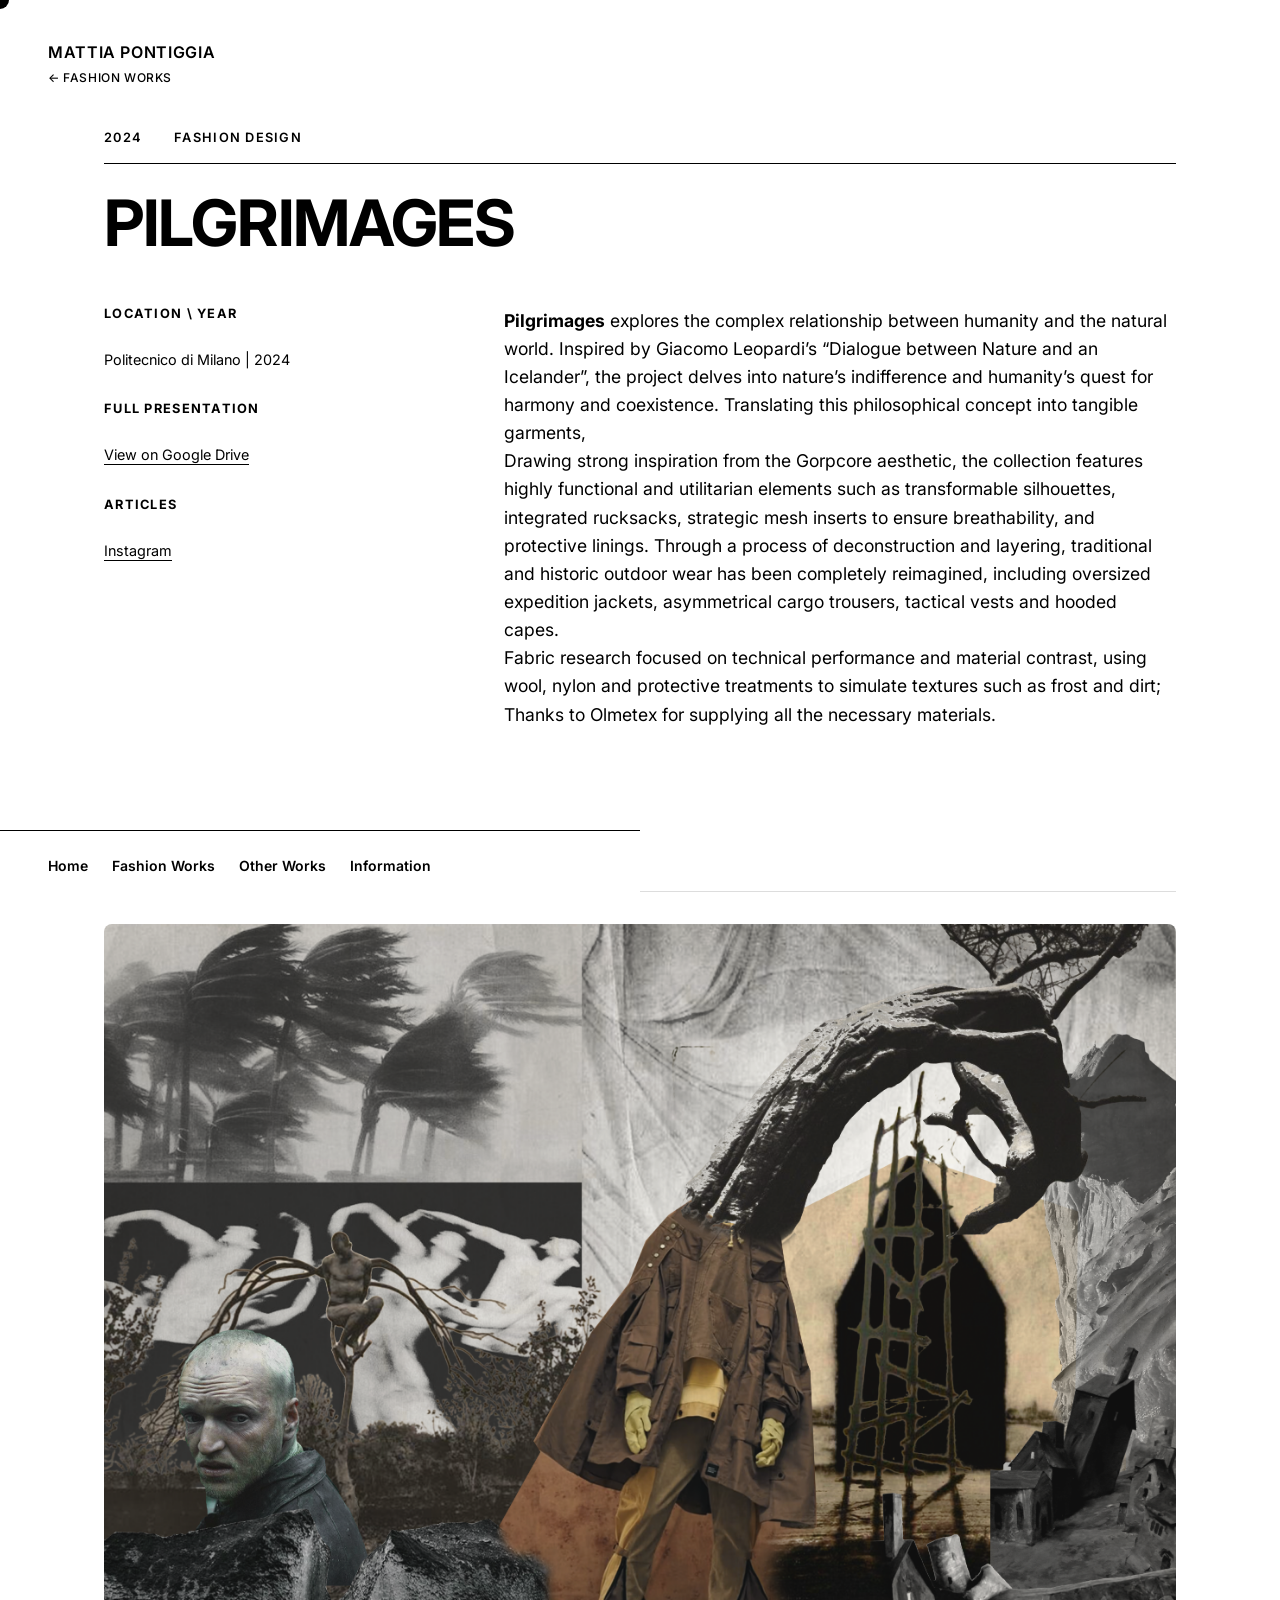
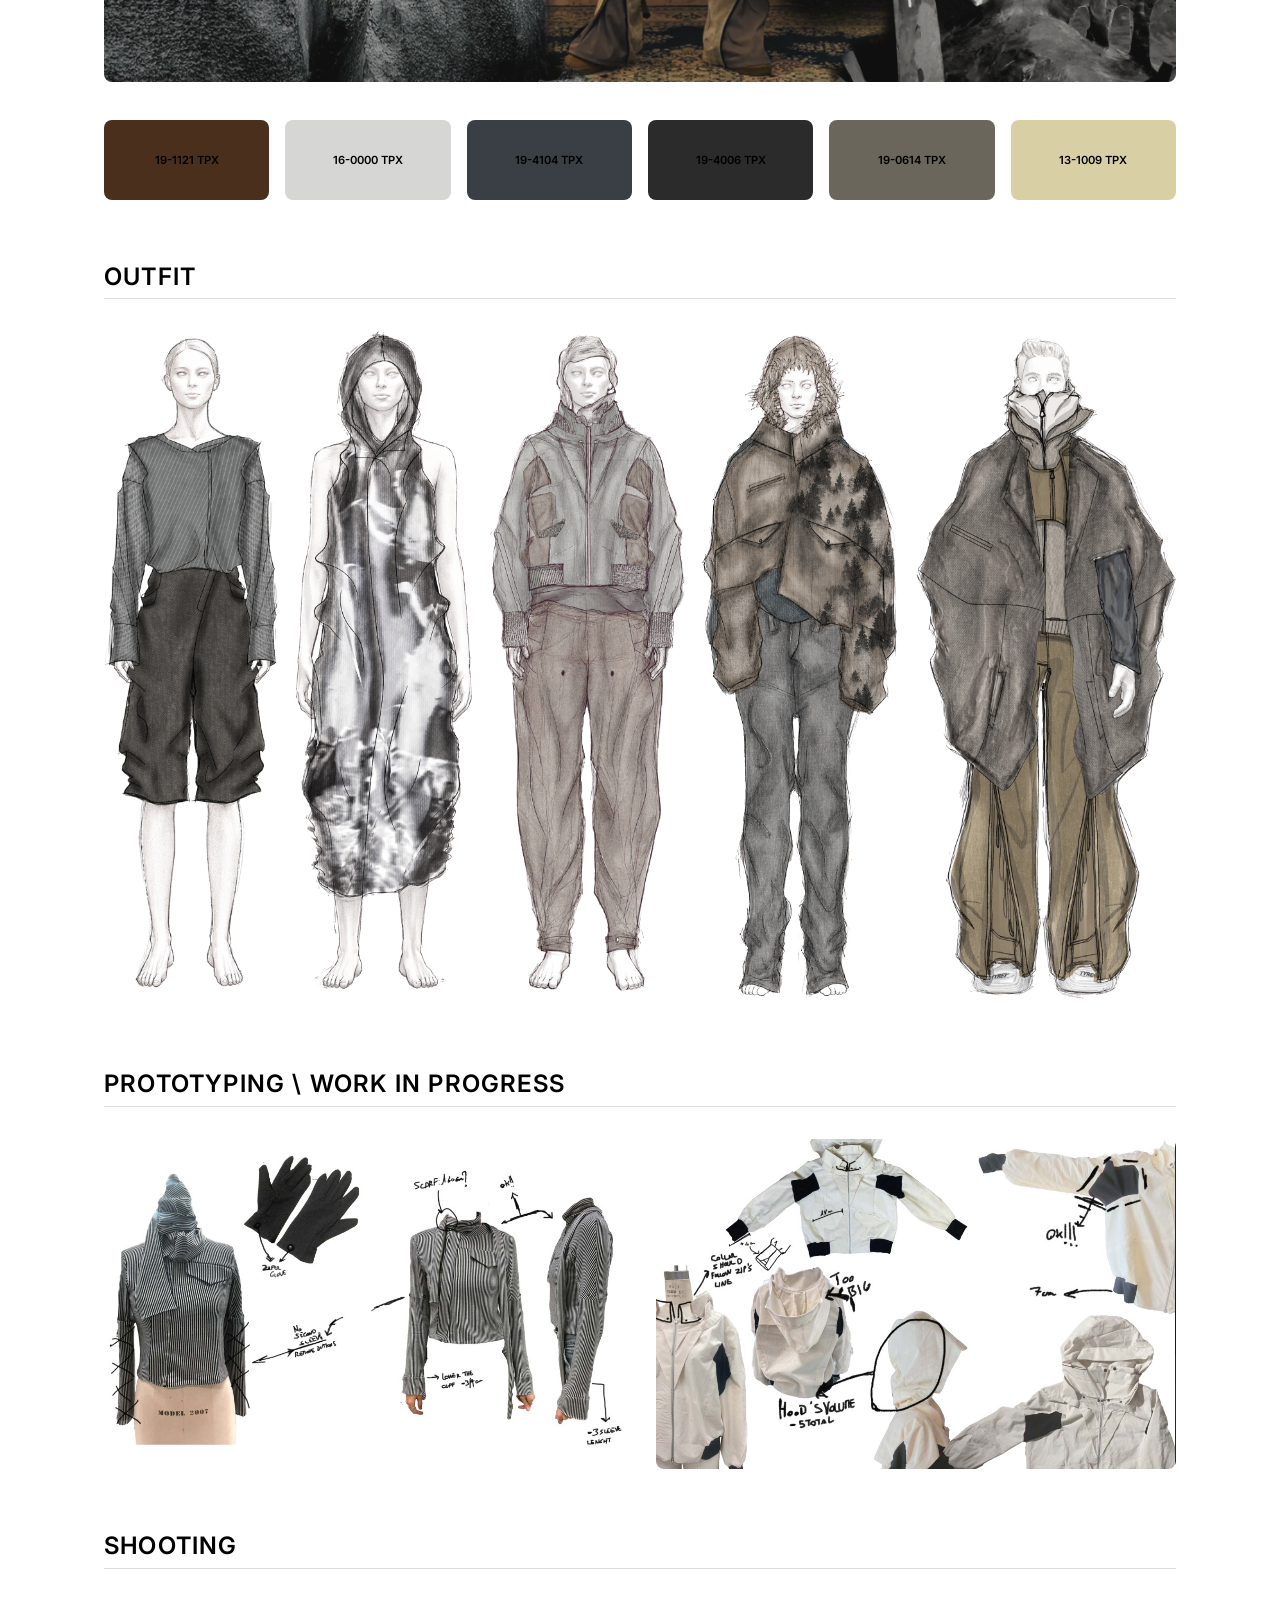
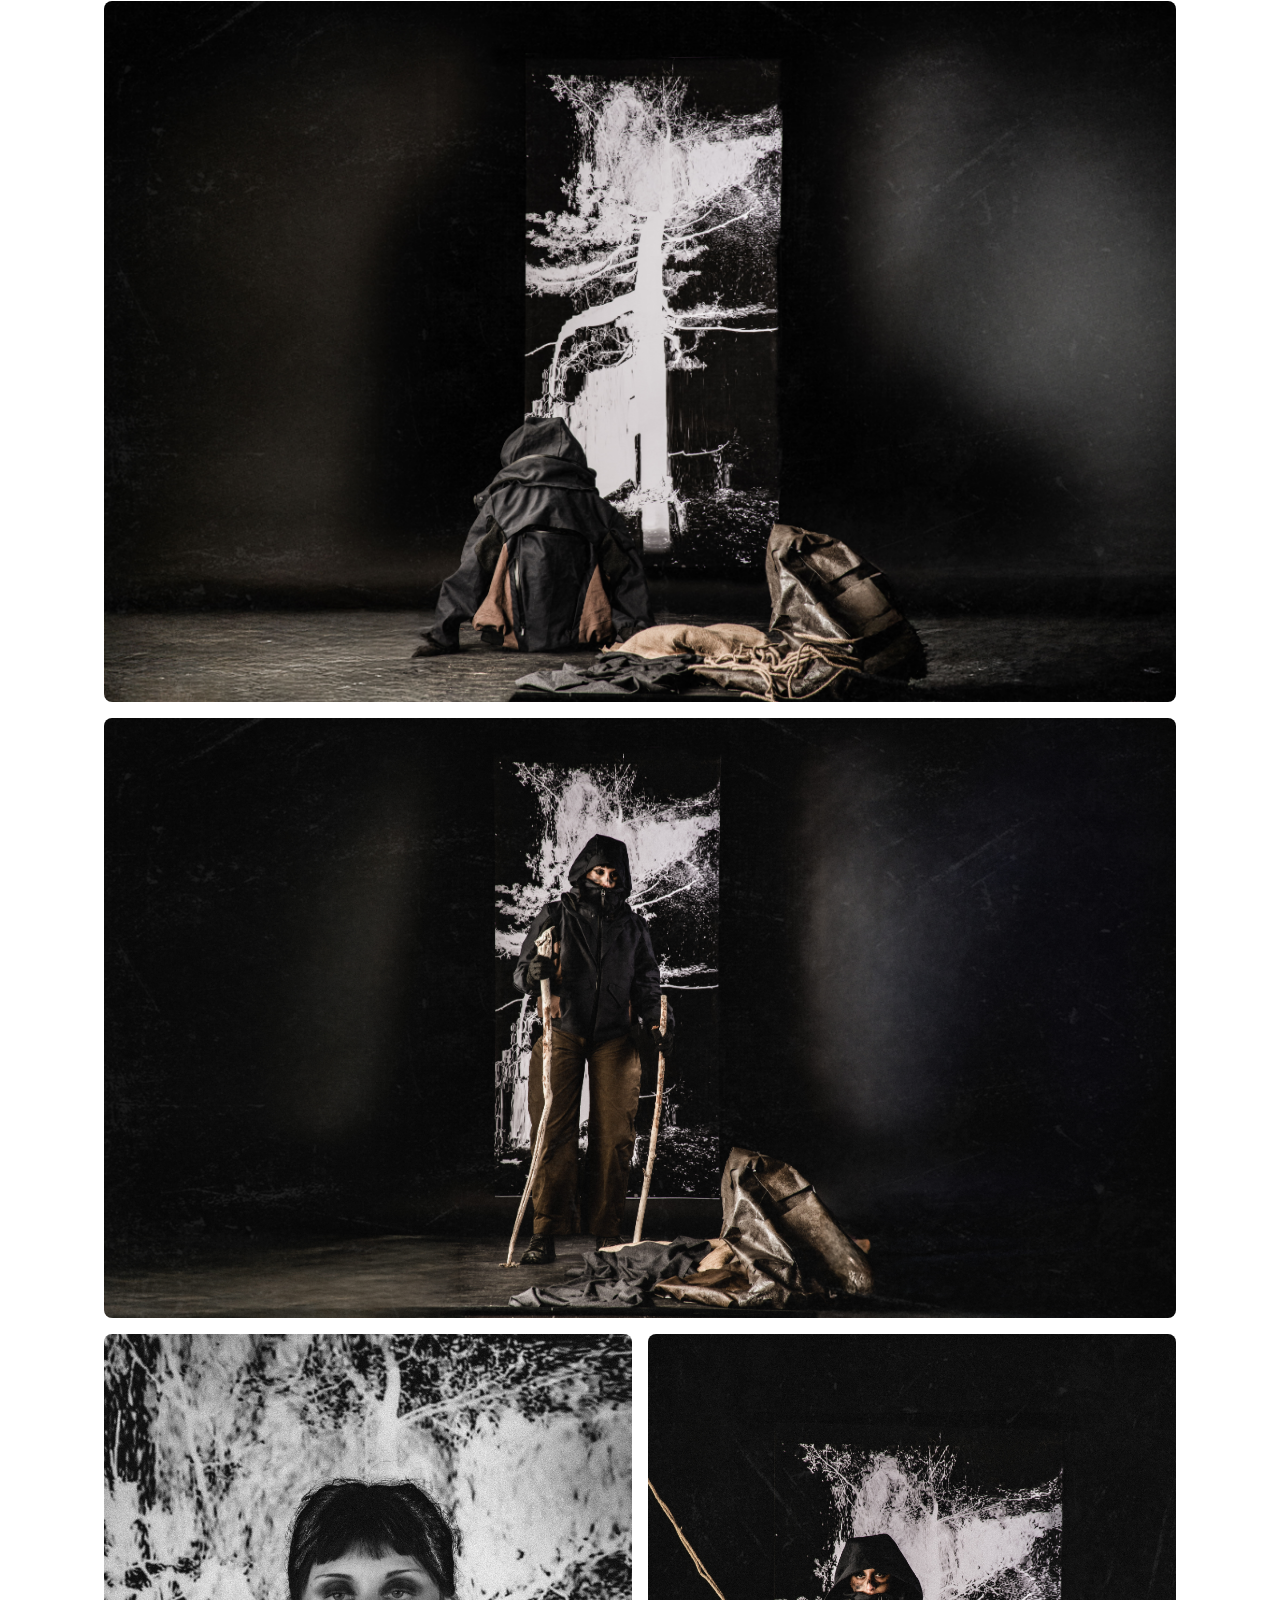
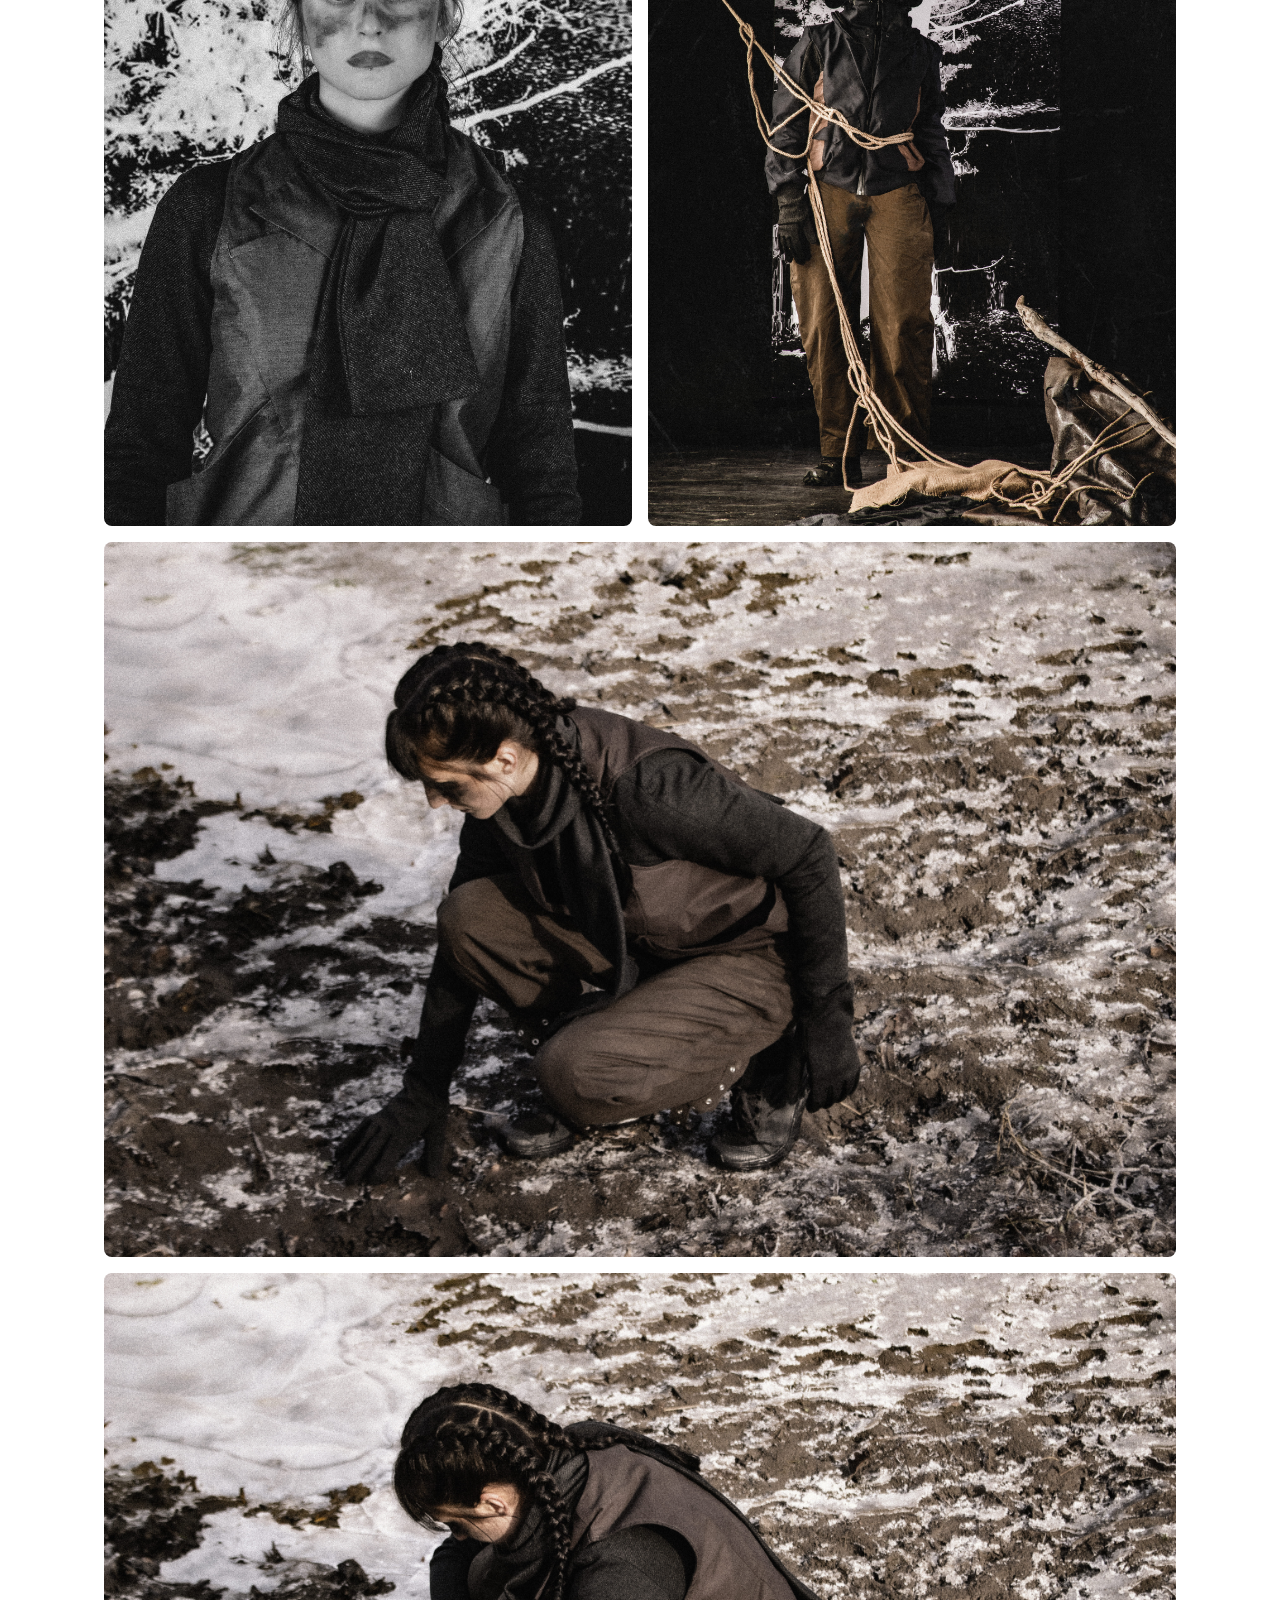
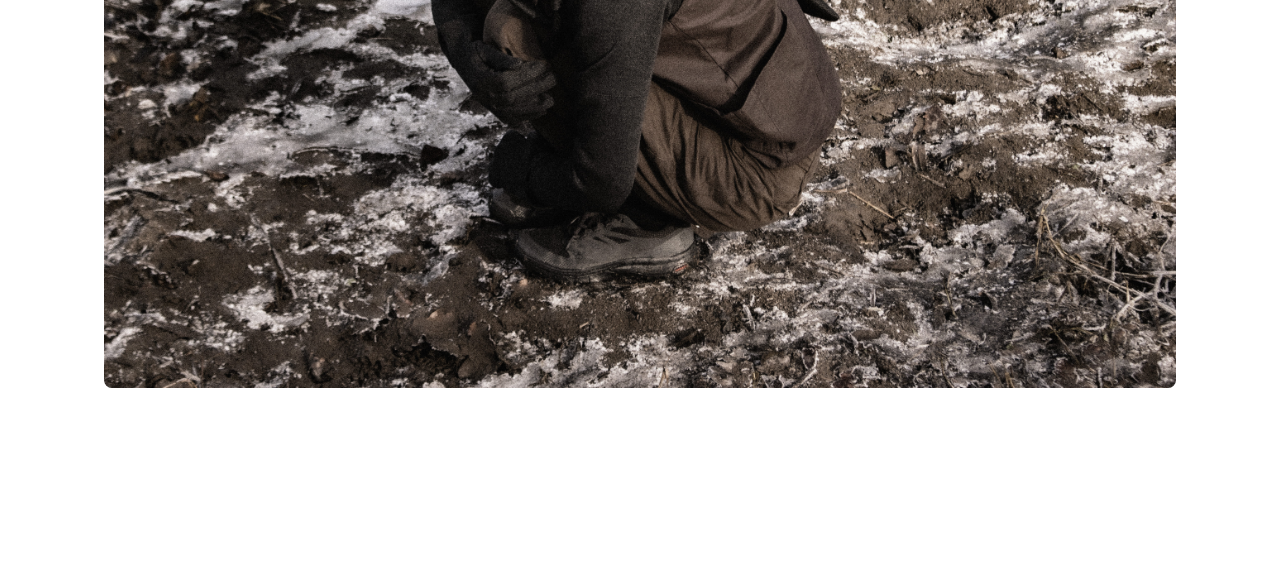
<file: pilgrimages.html>
<!DOCTYPE html>
<html lang="it">

<head>
  <meta charset="UTF-8">
  <meta name="viewport" content="width=device-width, initial-scale=1.0">
  <title>Pilgrimages | Mattia Pontiggia</title>
  <link rel="stylesheet" href="css/style.css?v=5">
  <link rel="preconnect" href="https://fonts.googleapis.com">
  <link rel="preconnect" href="https://fonts.gstatic.com" crossorigin>
  <link href="https://fonts.googleapis.com/css2?family=Inter:wght@400;500;600;700&display=swap" rel="stylesheet">
  <style>
    *,
    *::before,
    *::after {
      color: #000000 !important;
    }

    a,
    a:link,
    a:visited,
    a:hover,
    a:active {
      color: #000000 !important;
      text-decoration: none;
    }

    /* Template Styles */
    .custom-project-container {
      max-width: 1200px;
      margin: 0 auto;
      padding: 8rem 5vw 8rem;
    }

    .project-header {
      margin-bottom: 3rem;
    }

    .project-meta {
      display: flex;
      gap: 2rem;
      font-size: 0.8rem;
      font-weight: 600;
      text-transform: uppercase;
      letter-spacing: 0.1em;
      margin-bottom: 1.5rem;
      border-bottom: 1px solid #000;
      padding-bottom: 1rem;
    }

    .project-title {
      font-size: clamp(2.5rem, 5vw, 5rem);
      font-weight: 700;
      line-height: 1.1;
      text-transform: uppercase;
      letter-spacing: -0.02em;
    }

    .section-title {
      font-size: 1.5rem;
      font-weight: 600;
      margin-top: 4rem;
      margin-bottom: 2rem;
      text-transform: uppercase;
      letter-spacing: 0.05em;
      border-bottom: 1px solid #ddd;
      padding-bottom: 0.5rem;
    }

    .project-content-grid {
      display: grid;
      grid-template-columns: 1fr 2fr;
      gap: 4rem;
      margin-bottom: 4rem;
    }

    @media (max-width: 900px) {
      .project-content-grid {
        grid-template-columns: 1fr;
        gap: 2rem;
      }
    }

    .project-info-sidebar {
      display: flex;
      flex-direction: column;
      gap: 2rem;
    }

    .info-block h3 {
      font-size: 0.8rem;
      font-weight: 700;
      text-transform: uppercase;
      letter-spacing: 0.1em;
      margin-bottom: 0.5rem;
    }

    .info-block p,
    .info-block a {
      font-size: 0.9rem;
      line-height: 1.5;
    }

    .info-block a {
      text-decoration: underline !important;
      text-underline-offset: 4px;
    }

    .project-description {
      font-size: 1.1rem;
      line-height: 1.6;
      max-width: 800px;
    }

    .placeholder-box {
      background: #f5f5f5;
      border: 1px dashed #ccc;
      display: flex;
      align-items: center;
      justify-content: center;
      color: #999 !important;
      font-size: 0.9rem;
      border-radius: 8px;
    }

    /* Moodboard & Palette */
    .moodboard-container {
      display: flex;
      flex-direction: column;
      gap: 2rem;
      margin-bottom: 4rem;
    }

    .palette-container {
      display: flex;
      flex-direction: row;
      flex-wrap: wrap;
      gap: 1rem;
    }

    .palette-swatch {
      flex: 1;
      min-height: 80px;
      border-radius: 8px;
      display: flex;
      align-items: center;
      justify-content: center;
      font-size: 0.7rem;
      font-weight: 600;
      text-transform: uppercase;
    }

    /* Standard Grid (Outfit, Work in Progress, ecc) */
    .standard-grid {
      display: grid;
      grid-template-columns: repeat(auto-fit, minmax(300px, 1fr));
      gap: 2rem;
      margin-bottom: 4rem;
    }

    /* Shooting Grid */
    .shooting-grid {
      display: grid;
      grid-template-columns: 1fr 1fr;
      gap: 1rem;
      margin-bottom: 4rem;
    }

    .shooting-horizontal {
      grid-column: 1 / -1;
      min-height: 60vh;
    }

    .shooting-vertical {
      min-height: 80vh;
    }
  </style>
</head>

<body>

  <header class="page-header">
    <a href="index.html" class="logo">Mattia Pontiggia</a>
    <a href="work.html"
      style="display: block; font-size: 0.75rem; font-weight: 500; text-transform: uppercase; margin-top: 0.3rem; letter-spacing: 0.05em;">&larr;
      Fashion Works</a>
  </header>

  <main class="page-main custom-project-container">

    <!-- PROJECT HEADER -->
    <div class="project-header">
      <div class="project-meta">
        <span>2024</span>
        <span>Fashion Design</span>
      </div>
      <h1 class="project-title">Pilgrimages</h1>
    </div>

    <!-- CONCEPT / EXPLANATION -->
    <div class="project-content-grid">
      <!-- SIDEBAR INFO -->
      <div class="project-info-sidebar">
        <div class="info-block">
          <h3>Location \ Year</h3>
          <p>Politecnico di Milano | 2024</p>
        </div>
        <div class="info-block">
          <h3>Full Presentation</h3>
          <a href="https://drive.google.com/file/d/1HR_CaGL1blSqFq7rxCf8spHWeQqgBhNA/view?usp=sharing" target="_blank"
            rel="noopener noreferrer">View on Google Drive</a>
        </div>
        <div class="info-block">
          <h3>Articles</h3>
          <a href="https://www.instagram.com/p/DVONaslDHKx/?img_index=1" target="_blank"
            rel="noopener noreferrer">Instagram</a>
        </div>
      </div>

      <!-- MAIN DESCRIPTION -->
      <div class="project-description">
        <p><strong>Pilgrimages</strong> explores the complex relationship between humanity and the natural world.
          Inspired
          by Giacomo Leopardi’s “Dialogue between Nature and an Icelander”, the project delves into nature’s
          indifference
          and humanity’s quest for harmony and coexistence. Translating this philosophical concept into tangible
          garments, <br>
          Drawing strong inspiration from the Gorpcore aesthetic, the collection features highly functional and
          utilitarian elements such as transformable
          silhouettes,
          integrated rucksacks, strategic mesh inserts to ensure breathability, and protective linings.
          Through a process of deconstruction and layering, traditional and historic outdoor wear has been completely
          reimagined, including oversized expedition jackets, asymmetrical cargo trousers, tactical vests and hooded
          capes. <br>Fabric research focused on technical performance and material contrast, using wool, nylon and
          protective treatments to simulate textures such as frost and dirt; <br>
          Thanks to Olmetex for supplying all the
          necessary materials.
        </p>
      </div>
    </div>

    <!-- MOODBOARD & PALETTE -->
    <h2 class="section-title">Moodboard \ Palette</h2>
    <div class="moodboard-container">
      <div class="moodboard-main">
        <img src="assets/Pilgrimages/moodboard.png" alt="Pilgrimages Moodboard"
          style="width: 100%; height: auto; border-radius: 8px;">
      </div>
      <div class="palette-container">
        <!-- Modifica i colori e i nomi a piacimento -->
        <div class="palette-swatch" style="background-color: #4A2F1C; color: #ffffff;">19-1121 TPX</div>
        <div class="palette-swatch" style="background-color: #D6D6D4; color: #ffffff;">16-0000 TPX</div>
        <div class="palette-swatch" style="background-color: #3A3F45; color: #fff;">19-4104 TPX</div>
        <div class="palette-swatch" style="background-color: #2B2B2B; color: #fff;">19-4006 TPX</div>
        <div class="palette-swatch" style="background-color: #6A665C; color: #fff;">19-0614 TPX</div>
        <div class="palette-swatch" style="background-color: #D9CFA5; color: #ffffff;">13-1009 TPX</div>
      </div>
    </div>

    <!-- OUTFIT -->
    <h2 class="section-title">Outfit</h2>
    <div class="looks-container" style="margin-bottom: 4rem;">
      <img src="assets/Pilgrimages/looks.png" alt="Looks" style="width: 100%; height: auto; border-radius: 8px;">
    </div>
    <!-- SDIFETTAMENTO \ WORK IN PROGRESS -->
    <h2 class="section-title">Prototyping \ Work in Progress</h2>
    <div class="standard-grid" style="grid-template-columns: 1fr 1fr;">
      <img src="assets/Pilgrimages/sdif1.jpg" alt="Work in Progress 1"
        style="width: 100%; height: auto; border-radius: 8px;">
      <img src="assets/Pilgrimages/sdif2.jpg" alt="Work in Progress 2"
        style="width: 100%; height: auto; border-radius: 8px;">
    </div>

    <!-- SHOOTING -->
    <h2 class="section-title">Shooting</h2>
    <div class="custom-shooting-layout" style="display: flex; flex-direction: column; gap: 1rem; margin-bottom: 4rem;">

      <img src="assets/Pilgrimages/2 indoor.jpg" alt="Shooting" style="width: 100%; height: auto; border-radius: 8px;">
      <img src="assets/Pilgrimages/9 indoor.jpg" alt="Shooting" style="width: 100%; height: auto; border-radius: 8px;">

      <div style="display: grid; grid-template-columns: 1fr 1fr; gap: 1rem;">
        <img src="assets/Pilgrimages/5 indoor.jpg" alt="Shooting"
          style="width: 100%; height: auto; border-radius: 8px;">
        <img src="assets/Pilgrimages/7 indoor.jpg" alt="Shooting"
          style="width: 100%; height: auto; border-radius: 8px;">
      </div>

      <img src="assets/Pilgrimages/9 outdoor.jpg" alt="Shooting" style="width: 100%; height: auto; border-radius: 8px;">
      <img src="assets/Pilgrimages/10 outdoor.jpg" alt="Shooting"
        style="width: 100%; height: auto; border-radius: 8px;">

    </div>

  </main>

  <nav class="global-bottom-nav">
    <a href="index.html">Home</a>
    <a href="work.html">Fashion Works</a>
    <a href="other-works.html">Other Works</a>
    <a href="information.html">Information</a>
  </nav>

  <script type="module" src="js/main.js"></script>
</body>

</html>
</file>
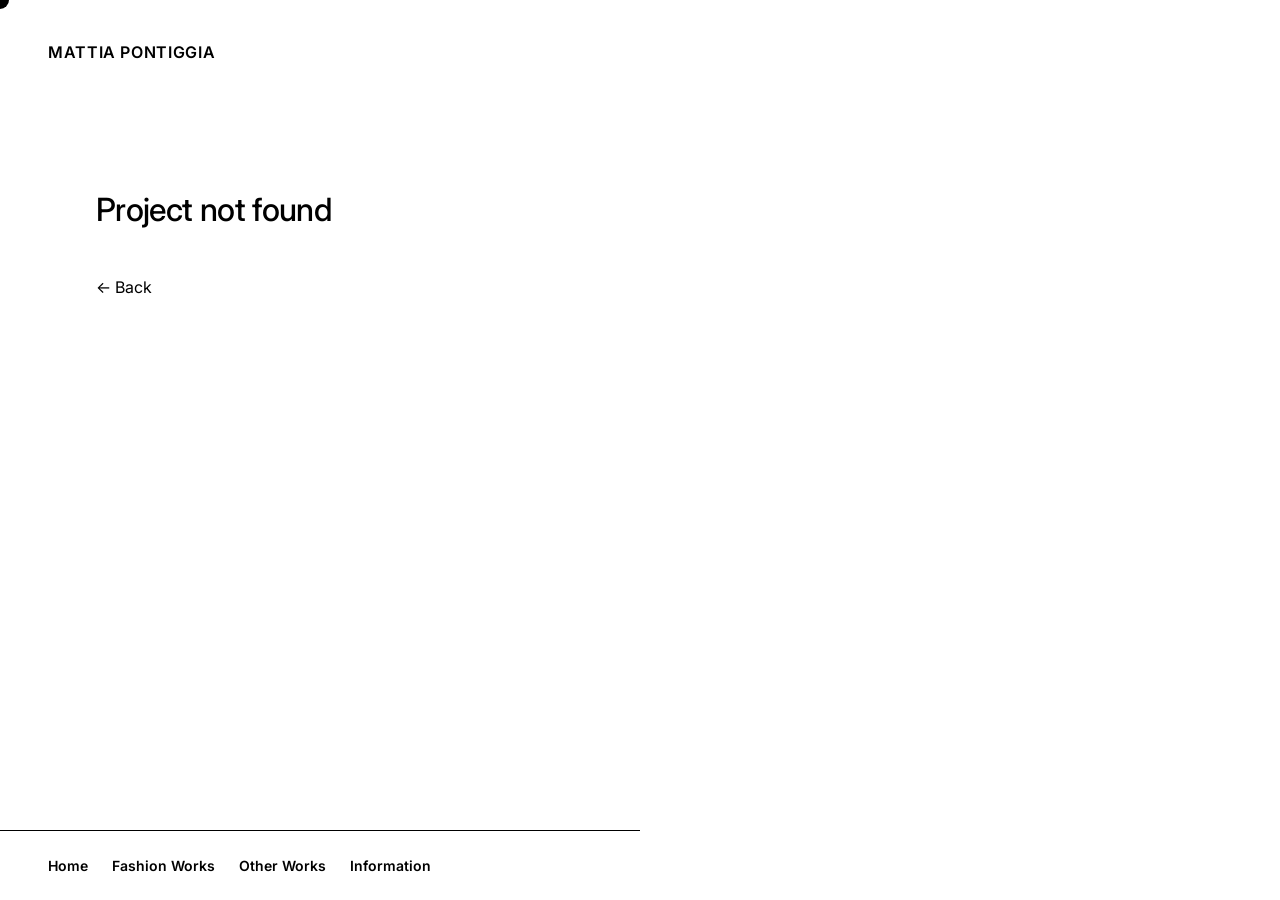
<file: project.html>
<!DOCTYPE html>
<html lang="it">

<head>
  <meta charset="UTF-8">
  <meta name="viewport" content="width=device-width, initial-scale=1.0">
  <title>Project | Mattia Pontiggia</title>
  <meta name="description" content="Fashion project by Mattia Pontiggia.">
  <link rel="stylesheet" href="css/style.css?v=4">
  <link rel="preconnect" href="https://fonts.googleapis.com">
  <link rel="preconnect" href="https://fonts.gstatic.com" crossorigin>
  <link href="https://fonts.googleapis.com/css2?family=Inter:wght@400;500;600;700&display=swap" rel="stylesheet">
  <style>
    *,
    *::before,
    *::after {
      color: #000000 !important
    }

    a,
    a:link,
    a:visited,
    a:hover,
    a:active {
      color: #000000 !important;
      text-decoration: none
    }
  </style>
</head>

<body>

  <header class="page-header">
    <a href="index.html" class="logo">Mattia Pontiggia</a>
  </header>

  <main class="page-main" id="project-detail-container">
    <div class="project-header">
      <div class="project-meta">
        <span id="project-year"></span>
        <span id="project-category"></span>
      </div>
      <h1 class="project-title" id="project-title"></h1>
    </div>
    <p class="project-description" id="project-description"></p>
    <div class="project-gallery" id="project-gallery"></div>
  </main>

  <nav class="global-bottom-nav">
    <a href="index.html">Home</a>
    <a href="work.html">Fashion Works</a>
    <a href="other-works.html">Other Works</a>
    <a href="information.html">Information</a>
  </nav>

  <script type="module" src="js/main.js"></script>
</body>

</html>
</file>
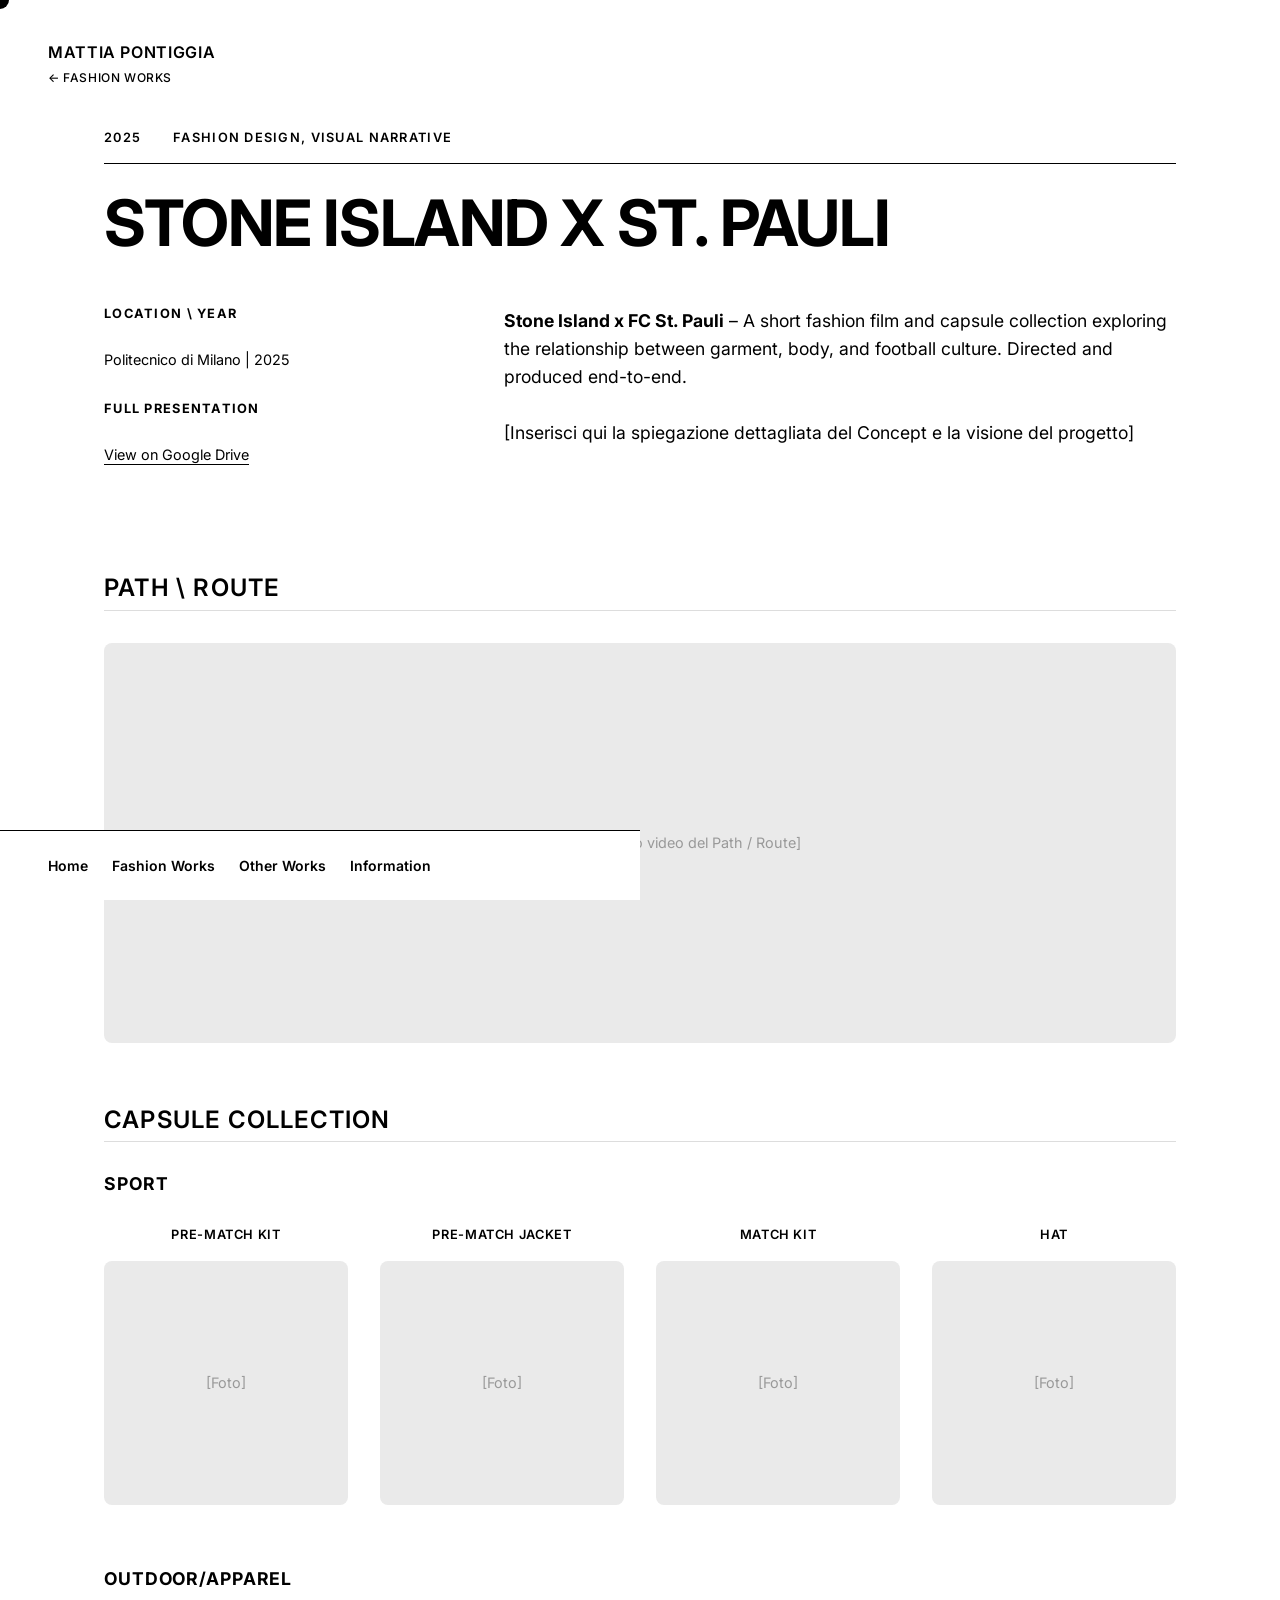
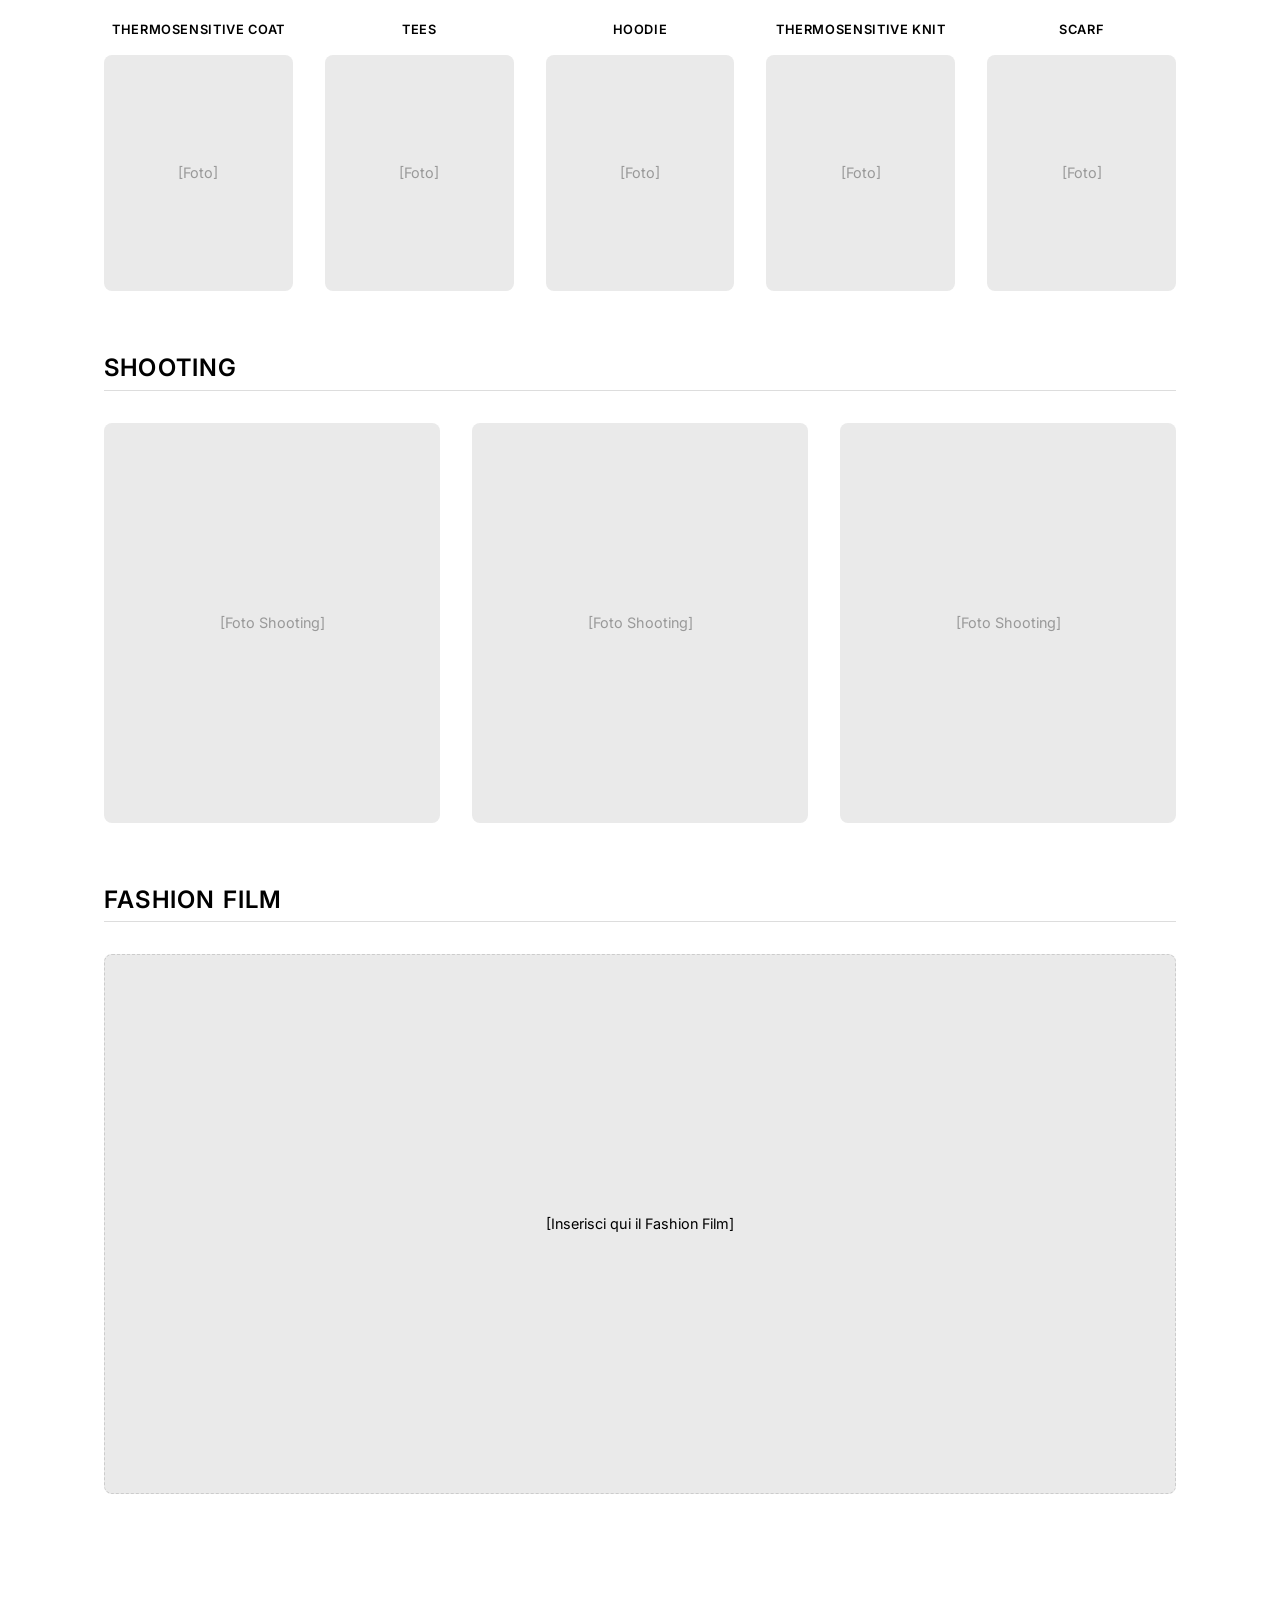
<file: st-pauli-stoneisland.html>
<!DOCTYPE html>
<html lang="it">

<head>
  <meta charset="UTF-8">
  <meta name="viewport" content="width=device-width, initial-scale=1.0">
  <title>Stone Island x St. Pauli | Mattia Pontiggia</title>
  <link rel="stylesheet" href="css/style.css?v=5">
  <link rel="preconnect" href="https://fonts.googleapis.com">
  <link rel="preconnect" href="https://fonts.gstatic.com" crossorigin>
  <link href="https://fonts.googleapis.com/css2?family=Inter:wght@400;500;600;700&display=swap" rel="stylesheet">
  <style>
    *,
    *::before,
    *::after {
      color: #000000 !important;
    }

    a,
    a:link,
    a:visited,
    a:hover,
    a:active {
      color: #000000 !important;
      text-decoration: none;
    }

    /* Template Styles */
    .custom-project-container {
      max-width: 1200px;
      margin: 0 auto;
      padding: 8rem 5vw 8rem;
    }

    .project-header {
      margin-bottom: 3rem;
    }

    .project-meta {
      display: flex;
      gap: 2rem;
      font-size: 0.8rem;
      font-weight: 600;
      text-transform: uppercase;
      letter-spacing: 0.1em;
      margin-bottom: 1.5rem;
      border-bottom: 1px solid #000;
      padding-bottom: 1rem;
    }

    .project-title {
      font-size: clamp(2.5rem, 5vw, 5rem);
      font-weight: 700;
      line-height: 1.1;
      text-transform: uppercase;
      letter-spacing: -0.02em;
    }

    .section-title {
      font-size: 1.5rem;
      font-weight: 600;
      margin-top: 4rem;
      margin-bottom: 2rem;
      text-transform: uppercase;
      letter-spacing: 0.05em;
      border-bottom: 1px solid #ddd;
      padding-bottom: 0.5rem;
    }

    .project-content-grid {
      display: grid;
      grid-template-columns: 1fr 2fr;
      gap: 4rem;
      margin-bottom: 4rem;
    }

    @media (max-width: 900px) {
      .project-content-grid {
        grid-template-columns: 1fr;
        gap: 2rem;
      }
    }

    .project-info-sidebar {
      display: flex;
      flex-direction: column;
      gap: 2rem;
    }

    .info-block h3 {
      font-size: 0.8rem;
      font-weight: 700;
      text-transform: uppercase;
      letter-spacing: 0.1em;
      margin-bottom: 0.5rem;
    }

    .info-block p,
    .info-block a {
      font-size: 0.9rem;
      line-height: 1.5;
    }

    .info-block a {
      text-decoration: underline !important;
      text-underline-offset: 4px;
    }

    .project-description {
      font-size: 1.1rem;
      line-height: 1.6;
      max-width: 800px;
    }

    .placeholder-box {
      background: #f5f5f5;
      border: 1px dashed #ccc;
      display: flex;
      align-items: center;
      justify-content: center;
      color: #999 !important;
      font-size: 0.9rem;
      border-radius: 8px;
    }

    /* Merch Plan Styles */
    .merch-section {
      margin-bottom: 4rem;
    }

    .merch-category-title {
      font-size: 1.1rem;
      font-weight: 700;
      text-transform: uppercase;
      margin-bottom: 2rem;
      letter-spacing: 0.05em;
    }

    .merch-grid {
      display: grid;
      gap: 2rem;
      align-items: end;
    }

    /* 4 columns for Sport, 5 columns for Outdoor */
    .grid-sport {
      grid-template-columns: repeat(4, 1fr);
    }

    .grid-outdoor {
      grid-template-columns: repeat(5, 1fr);
    }

    @media (max-width: 900px) {

      .grid-sport,
      .grid-outdoor {
        grid-template-columns: repeat(2, 1fr);
      }
    }

    @media (max-width: 500px) {

      .grid-sport,
      .grid-outdoor {
        grid-template-columns: 1fr;
      }
    }

    .merch-item {
      text-align: center;
      display: flex;
      flex-direction: column;
      gap: 1rem;
    }

    .merch-item-title {
      font-size: 0.8rem;
      font-weight: 600;
      text-transform: uppercase;
      letter-spacing: 0.05em;
    }

    .merch-item-media {
      width: 100%;
      aspect-ratio: 1;
      /* Keep them square placeholders */
    }

    /* Path/Route Styles */
    .path-route-container {
      display: grid;
      grid-template-columns: 1fr;
      gap: 2rem;
      margin-bottom: 4rem;
    }
  </style>
</head>

<body>

  <header class="page-header">
    <a href="index.html" class="logo">Mattia Pontiggia</a>
    <a href="work.html" style="display: block; font-size: 0.75rem; font-weight: 500; text-transform: uppercase; margin-top: 0.3rem; letter-spacing: 0.05em;">&larr; Fashion Works</a>
  </header>

  <main class="page-main custom-project-container">

    <!-- PROJECT HEADER -->
    <div class="project-header">
      <div class="project-meta">
        <span>2025</span>
        <span>Fashion Design, Visual Narrative</span>
      </div>
      <h1 class="project-title">Stone Island x St. Pauli</h1>
    </div>

    <!-- CONCEPT / EXPLANATION -->
    <div class="project-content-grid">
      <!-- SIDEBAR INFO -->
      <div class="project-info-sidebar">
        <div class="info-block">
          <h3>Location \ Year</h3>
          <p>Politecnico di Milano | 2025</p>
        </div>
        <div class="info-block">
          <h3>Full Presentation</h3>
          <a href="https://drive.google.com/file/d/1PZ0P1Aab_Ssf9LXFHTkQagEoztl5tRJP/view?usp=sharing" target="_blank"
            rel="noopener noreferrer">View on Google Drive</a>
        </div>
      </div>

      <!-- MAIN DESCRIPTION -->
      <div class="project-description">
        <p><strong>Stone Island x FC St. Pauli</strong> – A short fashion film and capsule collection exploring the
          relationship between garment, body, and football culture. Directed and produced end-to-end.<br>
          <br>
          [Inserisci qui la spiegazione dettagliata del Concept e la visione del progetto]
        </p>
      </div>
    </div>

    <!-- PATH / ROUTE -->
    <h2 class="section-title">Path \ Route</h2>
    <div class="path-route-container">
      <div class="placeholder-box" style="min-height: 400px; border:none; background:#eaeaea;">
        [Inserisci qui la grafica o video del Path / Route]
      </div>
    </div>

    <!-- MERCH PLAN -->
    <h2 class="section-title">Capsule Collection</h2>

    <!-- SPORT CATEGORY -->
    <div class="merch-section">
      <h3 class="merch-category-title">Sport</h3>
      <div class="merch-grid grid-sport">
        <!-- Item 1 -->
        <div class="merch-item">
          <div class="merch-item-title">Pre-Match Kit</div>
          <div class="placeholder-box merch-item-media" style="border:none; background:#eaeaea;">[Foto]</div>
        </div>
        <!-- Item 2 -->
        <div class="merch-item">
          <div class="merch-item-title">Pre-Match Jacket</div>
          <div class="placeholder-box merch-item-media" style="border:none; background:#eaeaea;">[Foto]</div>
        </div>
        <!-- Item 3 -->
        <div class="merch-item">
          <div class="merch-item-title">Match Kit</div>
          <div class="placeholder-box merch-item-media" style="border:none; background:#eaeaea;">[Foto]</div>
        </div>
        <!-- Item 4 -->
        <div class="merch-item">
          <div class="merch-item-title">Hat</div>
          <div class="placeholder-box merch-item-media" style="border:none; background:#eaeaea;">[Foto]</div>
        </div>
      </div>
    </div>

    <!-- OUTDOOR/APPAREL CATEGORY -->
    <div class="merch-section">
      <h3 class="merch-category-title">Outdoor/Apparel</h3>
      <div class="merch-grid grid-outdoor">
        <!-- Item 1 -->
        <div class="merch-item">
          <div class="merch-item-title">Thermosensitive Coat</div>
          <div class="placeholder-box merch-item-media" style="aspect-ratio: 4/5; border:none; background:#eaeaea;">
            [Foto]</div>
        </div>
        <!-- Item 2 -->
        <div class="merch-item">
          <div class="merch-item-title">Tees</div>
          <div class="placeholder-box merch-item-media" style="aspect-ratio: 4/5; border:none; background:#eaeaea;">
            [Foto]</div>
        </div>
        <!-- Item 3 -->
        <div class="merch-item">
          <div class="merch-item-title">Hoodie</div>
          <div class="placeholder-box merch-item-media" style="aspect-ratio: 4/5; border:none; background:#eaeaea;">
            [Foto]</div>
        </div>
        <!-- Item 4 -->
        <div class="merch-item">
          <div class="merch-item-title">Thermosensitive Knit</div>
          <div class="placeholder-box merch-item-media" style="aspect-ratio: 4/5; border:none; background:#eaeaea;">
            [Foto]</div>
        </div>
        <!-- Item 5 -->
        <div class="merch-item">
          <div class="merch-item-title">Scarf</div>
          <div class="placeholder-box merch-item-media" style="aspect-ratio: 4/5; border:none; background:#eaeaea;">
            [Foto]</div>
        </div>
      </div>
    </div>

    <!-- SHOOTING -->
    <h2 class="section-title">Shooting</h2>
    <div
      style="display: grid; grid-template-columns: repeat(auto-fit, minmax(300px, 1fr)); gap: 2rem; margin-bottom: 4rem;">
      <div class="placeholder-box" style="min-height: 400px; border:none; background:#eaeaea;">[Foto Shooting]</div>
      <div class="placeholder-box" style="min-height: 400px; border:none; background:#eaeaea;">[Foto Shooting]</div>
      <div class="placeholder-box" style="min-height: 400px; border:none; background:#eaeaea;">[Foto Shooting]</div>
    </div>

    <!-- FASHION FILM / VIDEO -->
    <div style="margin-bottom: 4rem;">
      <h2 class="section-title" style="margin-top: 2rem;">Fashion Film</h2>
      <div
        style="position: relative; width: 100%; border-radius: 8px; overflow: hidden; background:#eaeaea; min-height: 60vh;"
        class="placeholder-box">
        <span>[Inserisci qui il Fashion Film]</span>
        <!-- Quando avrai il video, rimuovi lo span e usa il tag qui sotto:
        <video controls style="width: 100%; height: auto; display: block;">
          <source src="assets/percorso-video.mp4" type="video/mp4">
        </video>
        -->
      </div>
    </div>

  </main>

  <nav class="global-bottom-nav">
    <a href="index.html">Home</a>
    <a href="work.html">Fashion Works</a>
    <a href="other-works.html">Other Works</a>
    <a href="information.html">Information</a>
  </nav>

  <script type="module" src="js/main.js"></script>
</body>

</html>
</file>
<file: css/style.css>
/* ============================================================
   GLOBAL RESET & BASE
   ============================================================ */
*, *::before, *::after {
  box-sizing: border-box;
  margin: 0;
  padding: 0;
  color: #000000 !important;
}

/* ── Custom cursor ─────────────────────────────────────── */
html, body {
  cursor: none !important;
}

a, button, [role="button"], .work-link {
  cursor: none !important;
}

#custom-cursor {
  position: fixed;
  top: 0;
  left: 0;
  width: 18px;
  height: 18px;
  background-color: transparent;
  border-radius: 50%;
  pointer-events: none;
  z-index: 9999;
  backdrop-filter: invert(100%);
  -webkit-backdrop-filter: invert(100%);
  transform: translate3d(-50%, -50%, 0);
  transition: width 0.15s ease, height 0.15s ease, opacity 0.15s ease;
  opacity: 1;
}

#custom-cursor.cursor-hover {
  width: 36px;
  height: 36px;
}


html, body {
  background-color: #ffffff;
  color: #000000;
  font-family: "Inter", "Helvetica Neue", Helvetica, Arial, sans-serif;
  font-size: 16px;
  line-height: 1.5;
  overflow-x: hidden;
  min-height: 100vh;
  isolation: isolate;
  -webkit-font-smoothing: antialiased;
  -moz-osx-font-smoothing: grayscale;
}

a,
a:link,
a:visited,
a:hover,
a:active {
  color: #000000 !important;
  text-decoration: none;
  transition: opacity 0.3s ease;
}

a:hover {
  opacity: 0.5;
}

h1, h2, h3, h4, h5, h6 {
  color: #000000;
  font-weight: 500;
  line-height: 1.1;
  letter-spacing: -0.02em;
}

p, span, li, td, th {
  color: #000000;
}

/* ============================================================
   TYPOGRAPHY UTILITIES
   ============================================================ */
.text-huge {
  font-size: clamp(3rem, 8vw, 8rem);
  text-transform: uppercase;
  font-weight: 500;
  color: #000000;
}

.text-large {
  font-size: clamp(2rem, 5vw, 4rem);
  letter-spacing: -0.02em;
  color: #000000;
}

.text-medium {
  font-size: clamp(1.1rem, 2.5vw, 1.5rem);
  line-height: 1.4;
  color: #000000;
}

.text-small {
  font-size: 0.875rem;
  line-height: 1.6;
  color: #000000;
}

.font-bold {
  font-weight: 600;
  color: #000000;
}

/* ============================================================
   GLOBAL BOTTOM NAV (shared across all pages)
   ============================================================ */
.global-bottom-nav {
  position: fixed;
  bottom: 0;
  left: 0;
  width: 50vw;
  padding: 1.5rem 3rem;
  border-top: 1px solid #000000;
  display: flex;
  gap: 1.5rem;
  background-color: #ffffff;
  z-index: 200;
}

.global-bottom-nav a {
  color: #000000;
  font-size: 0.875rem;
  font-weight: 600;
}

/* ============================================================
   PAGE HEADER (name top-left)
   ============================================================ */
.page-header {
  position: fixed;
  top: 0;
  left: 0;
  width: 100%;
  padding: 2.5rem 3rem;
  z-index: 200;
  background-color: transparent;
}

.page-header .logo {
  color: #000000;
  font-size: 1rem;
  font-weight: 600;
  text-transform: uppercase;
  letter-spacing: 0.04em;
}

/* ============================================================
   STANDARD PAGE MAIN (work, project, info)
   ============================================================ */
.page-main {
  padding: 9rem 3rem 8rem 3rem;
  min-height: 100vh;
}

/* ============================================================
   INDEX – SPLIT LAYOUT
   ============================================================ */
.split-layout {
  display: flex;
  height: 100vh;
  width: 100vw;
  overflow: hidden;
}

.left-pane {
  width: 50%;
  display: flex;
  flex-direction: column;
  padding: 2.5rem 3rem;
  background-color: #ffffff;
}

.right-pane {
  width: 50%;
  overflow: hidden;
}

.right-pane img {
  width: 100%;
  height: 100%;
  object-fit: cover;
}

/* Name at top */
.left-pane .logo {
  color: #000000;
  font-size: 1rem;
  font-weight: 600;
  text-transform: uppercase;
  letter-spacing: 0.04em;
  flex-shrink: 0;
}

/* Push info block to the bottom */
.left-pane-bottom {
  margin-top: auto;
  padding-bottom: 6rem; /* space above fixed nav */
}

/* Three info paragraphs (I. II. III.) */
.info-block {
  display: flex;
  flex-direction: column;
  gap: 1.25rem;
  max-width: 440px;
}

.info-row {
  display: flex;
  gap: 1rem;
}

.info-num {
  font-size: 0.875rem;
  font-weight: 600;
  color: #000000;
  min-width: 2rem;
  flex-shrink: 0;
}

.info-text {
  font-size: 0.875rem;
  color: #000000;
  line-height: 1.6;
}

/* ============================================================
   WORK PAGE
   ============================================================ */
.work-list {
  list-style: none;
  margin-top: 0;
}

.work-item {
  border-bottom: 1px solid #000000;
  color: #000000;
}

.work-item:first-child {
  border-top: 1px solid #000000;
}

.work-link {
  display: flex;
  justify-content: space-between;
  align-items: center;
  padding: 2.5rem 0;
  width: 100%;
  transition: padding-left 0.35s ease;
  color: #000000;
}

.work-link:hover {
  opacity: 1;
  padding-left: 1.5rem;
}

.work-index {
  font-size: 0.875rem;
  color: #000000;
  width: 10%;
  flex-shrink: 0;
}

.work-title {
  font-size: clamp(1.5rem, 4vw, 3.5rem);
  text-transform: uppercase;
  font-weight: 500;
  color: #000000;
  width: 60%;
}

.work-category {
  font-size: 0.875rem;
  text-transform: uppercase;
  text-align: right;
  width: 30%;
  color: #000000;
  flex-shrink: 0;
}

/* Coming Soon tooltip */
#coming-soon-tooltip {
  position: fixed;
  top: 0;
  left: 0;
  padding: 0.6rem 1.1rem;
  background: #000000;
  color: #ffffff !important;
  font-size: 0.7rem;
  font-weight: 700;
  letter-spacing: 0.14em;
  text-transform: uppercase;
  pointer-events: none;
  z-index: 9998;
  opacity: 0;
  transition: opacity 0.2s ease;
  white-space: nowrap;
}

#coming-soon-tooltip.visible {
  opacity: 1;
}

/* Coming-soon item: slightly muted category text */
.work-item--coming-soon .work-category::after {
  content: " ·";
}

.work-item--coming-soon .work-link {
  cursor: none !important;
}


/* Hover image preview */
#hover-preview {
  position: fixed;
  top: 0;
  left: 0;
  width: 380px;
  height: 240px;
  pointer-events: none;
  z-index: 50;
  opacity: 0;
  transform: scale(0.92);
  transition: opacity 0.3s ease, transform 0.3s ease;
  overflow: hidden;
  border-radius: 3px;
}

#hover-preview.active {
  opacity: 1;
  transform: scale(1);
}

#hover-preview img {
  width: 100%;
  height: 100%;
  object-fit: cover;
}

/* ============================================================
   PROJECT DETAIL PAGE
   ============================================================ */
.project-header {
  margin-bottom: 3rem;
}

.project-meta {
  display: flex;
  gap: 2rem;
  margin-bottom: 1.5rem;
  text-transform: uppercase;
  font-size: 0.8rem;
  color: #000000;
}

.project-title {
  font-size: clamp(2rem, 5vw, 4rem);
  font-weight: 500;
  color: #000000;
  margin-bottom: 2rem;
}

.project-description {
  max-width: 760px;
  font-size: 1.25rem;
  line-height: 1.7;
  margin-bottom: 4rem;
  color: #000000;
}

.project-gallery {
  display: flex;
  flex-direction: column;
  gap: 2rem;
}

.project-gallery img {
  width: 100%;
  height: auto;
  border-radius: 2px;
}

/* ============================================================
   INFORMATION / CV PAGE
   ============================================================ */
/* Intro row: bio text + portrait */
.cv-intro-row {
  display: flex;
  align-items: flex-start;
  gap: 4rem;
  margin-bottom: 5rem;
}

.cv-intro {
  font-size: clamp(1.1rem, 2.5vw, 1.5rem);
  font-weight: 500;
  line-height: 1.45;
  color: #000000;
  flex: 1;
  margin-bottom: 0;
}

.cv-portrait-wrap {
  flex-shrink: 0;
  width: clamp(160px, 18vw, 260px);
}

.cv-portrait {
  width: 100%;
  height: auto;
  display: block;
}


.cv-section {
  display: flex;
  gap: 0;
  margin-bottom: 0;
  border-top: 1px solid #000000;
  padding-top: 2rem;
  padding-bottom: 3rem;
}

.cv-label {
  min-width: 280px;
  font-size: 0.8rem;
  font-weight: 600;
  text-transform: uppercase;
  letter-spacing: 0.08em;
  color: #000000;
  padding-top: 0.15rem;
}

.cv-entries {
  flex: 1;
  display: flex;
  flex-direction: column;
  gap: 2.5rem;
}

.cv-entry {
  display: flex;
  gap: 3rem;
}

.cv-year {
  min-width: 160px;
  font-size: 0.8rem;
  font-weight: 600;
  color: #000000;
  padding-top: 0.2rem;
}

.cv-detail h3 {
  font-size: 1rem;
  font-weight: 600;
  color: #000000;
  margin-bottom: 0.2rem;
}

.cv-detail .place {
  font-size: 0.875rem;
  color: #000000;
  margin-bottom: 0.5rem;
}

.cv-detail .desc {
  font-size: 0.875rem;
  color: #000000;
  line-height: 1.6;
  max-width: 580px;
}

/* ============================================================
   FADE-IN ANIMATION
   ============================================================ */
.fade-in {
  animation: fadeIn 0.7s ease forwards;
}

@keyframes fadeIn {
  from { opacity: 0; }
  to   { opacity: 1; }
}

/* ============================================================
   RESPONSIVE
   ============================================================ */
@media (max-width: 900px) {
  .page-main {
    padding: 6rem 1.5rem 6rem 1.5rem;
  }

  .page-header {
    padding: 1.5rem 1.5rem;
  }

  .global-bottom-nav {
    width: 100vw;
    padding: 1.25rem 1.5rem;
    gap: 0.5rem;
    justify-content: space-between;
  }

  .global-bottom-nav a {
    font-size: 0.75rem;
    white-space: nowrap;
  }

  .split-layout {
    flex-direction: column;
    height: 100vh;
    min-height: 100vh;
  }

  .left-pane {
    width: 100%;
    height: 50vh;
    min-height: 50vh;
    padding: 1.5rem 1.5rem;
  }

  .left-pane-bottom {
    padding-bottom: 2rem;
  }

  .right-pane {
    width: 100%;
    height: 50vh;
  }

  .work-link {
    flex-direction: column;
    align-items: flex-start;
    gap: 0.5rem;
    padding: 1.5rem 0;
  }

  .work-link:hover {
    padding-left: 0;
  }

  .work-index, .work-title, .work-category {
    width: 100%;
    text-align: left;
  }

  #hover-preview {
    display: none;
  }

  .cv-intro-row {
    flex-direction: column;
    gap: 2rem;
  }

  .cv-portrait-wrap {
    width: 100%;
    max-width: 250px;
    margin-bottom: 0;
  }

  .cv-section {
    flex-direction: column;
    gap: 1.5rem;
  }

  .cv-entry {
    flex-direction: column;
    gap: 0.5rem;
  }

  .cv-year {
    min-width: unset;
  }

  .project-meta {
    flex-direction: column;
    gap: 0.5rem;
  }
}
</file>
